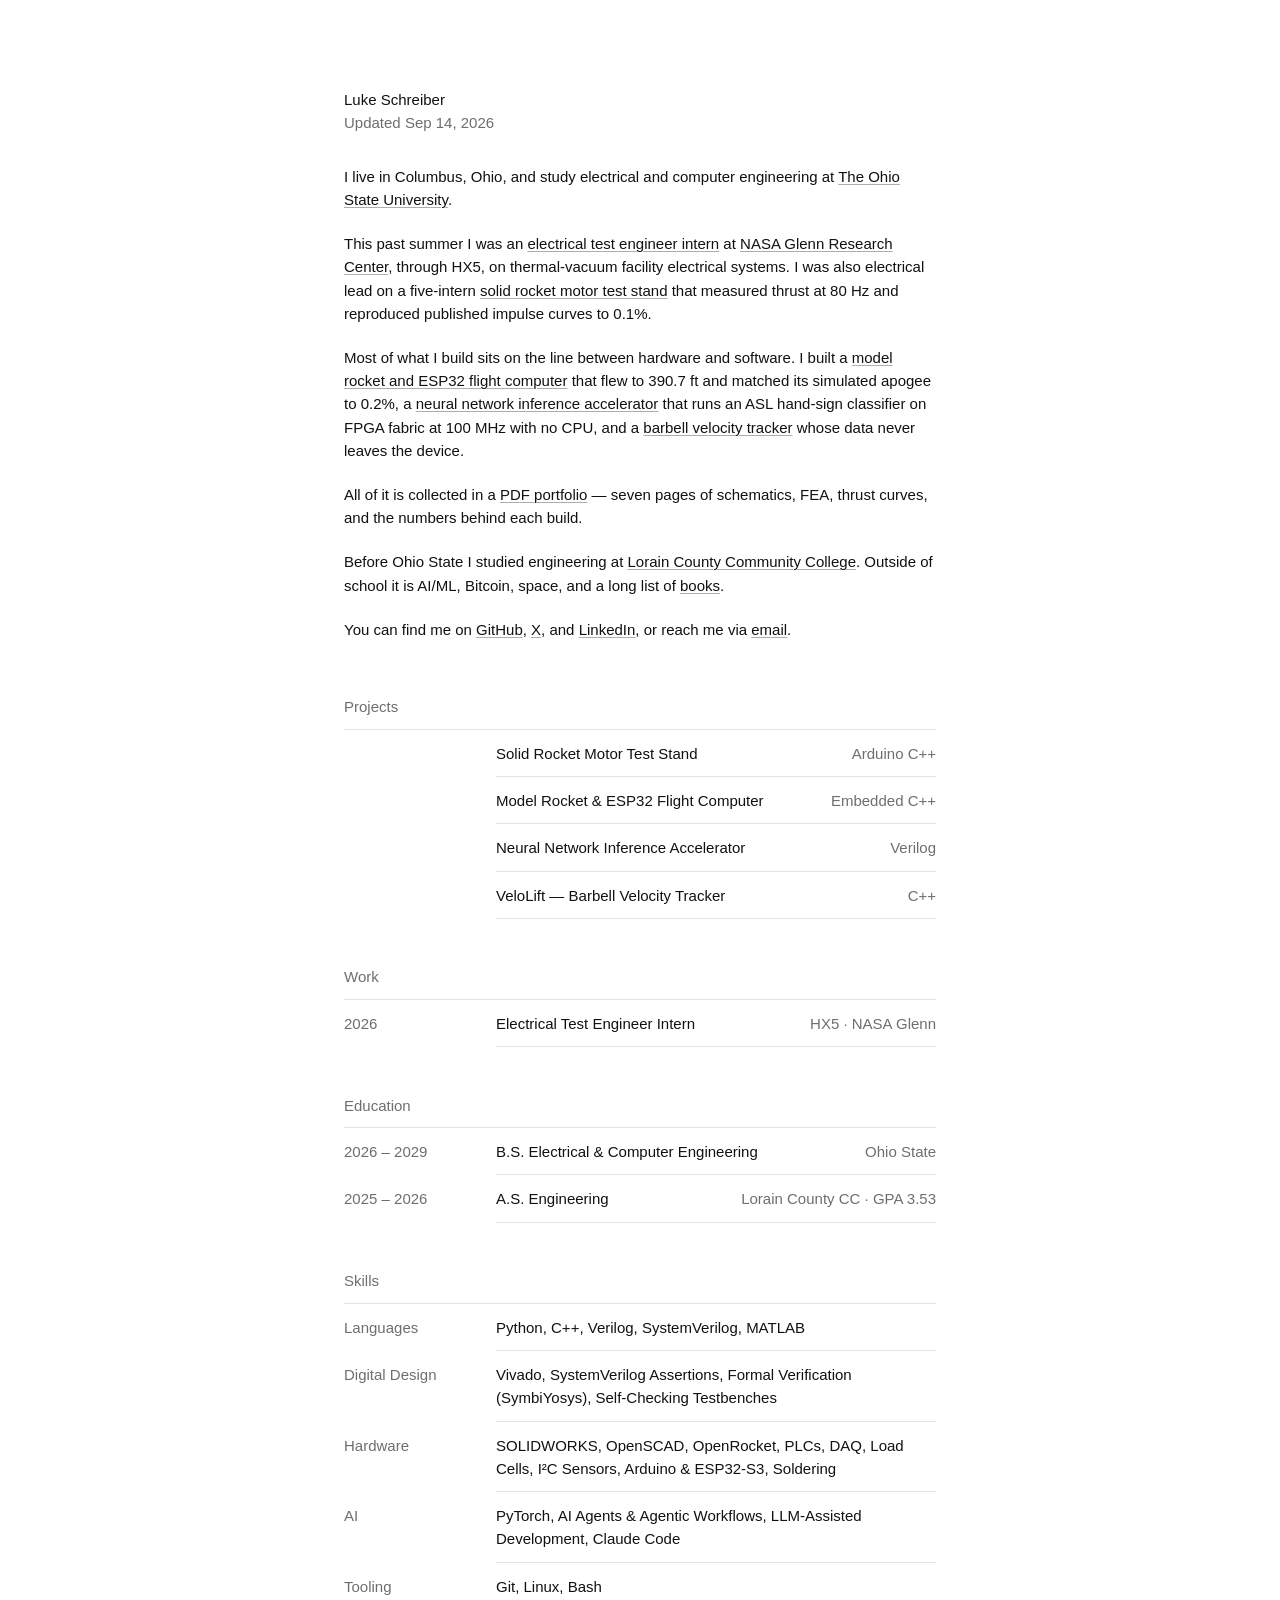
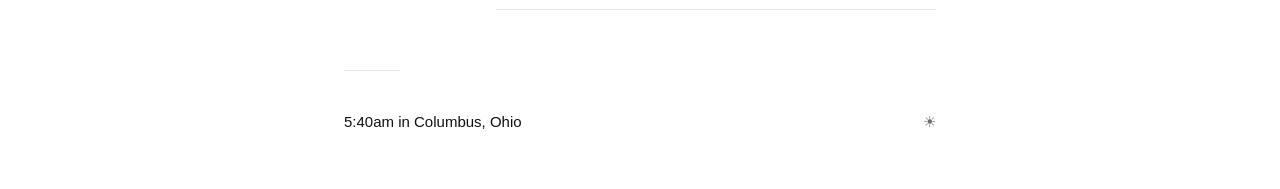
<file: index.html>
<!DOCTYPE html>
<html lang="en" data-theme="light">

<head>
    <meta charset="UTF-8">
    <meta name="viewport" content="width=device-width, initial-scale=1.0">
    <title>Luke Schreiber</title>
    <meta name="description"
        content="Luke Schreiber — electrical and computer engineering student at Ohio State, electrical test engineer intern at NASA Glenn. FPGA accelerators, flight computers, and instrumentation.">
    <link rel="canonical" href="https://lukeschreiber.com/">
    <meta property="og:type" content="website">
    <meta property="og:url" content="https://lukeschreiber.com/">
    <meta property="og:title" content="Luke Schreiber">
    <meta property="og:description"
        content="Electrical and computer engineering student at Ohio State, electrical test engineer intern at NASA Glenn.">
    <meta property="og:image" content="https://lukeschreiber.com/projects/rocket-flight-computer/img/flight-computer.jpg">
    <meta property="og:image:alt" content="The ESP32-S3 flight computer on soldered perfboard.">
    <meta name="twitter:card" content="summary_large_image">
    <meta name="twitter:site" content="@LukeSchreiberX">
    <link rel="icon" type="image/svg+xml" href="favicon.svg">
    <link rel="icon" type="image/x-icon" href="favicon.ico">
    <link rel="stylesheet" href="style.css">
    <script>
        // Applied before first paint so a stored dark theme never flashes white.
        try {
            var t = localStorage.getItem("theme");
            if (t) document.documentElement.setAttribute("data-theme", t);
        } catch (e) { /* blocked site data: fall back to the light default */ }
    </script>
</head>

<body>
    <div class="container">
        <main>
            <h1 class="name">Luke Schreiber</h1>
            <p class="meta">Updated Sep 14, 2026</p>

            <div class="prose">
                <p>I live in Columbus, Ohio, and study electrical and computer engineering at <a
                        href="https://www.osu.edu" target="_blank" rel="noopener noreferrer">The Ohio State
                        University</a>.</p>

                <p>This past summer I was an <a href="projects/nasa-glenn/">electrical test engineer intern</a> at <a
                        href="https://www.nasa.gov/glenn" target="_blank" rel="noopener noreferrer">NASA Glenn Research
                        Center</a>, through HX5, on thermal-vacuum facility electrical systems. I was also electrical
                    lead on a five-intern <a href="projects/rocket-test-stand/">solid rocket motor test stand</a> that
                    measured thrust at 80 Hz and reproduced published impulse curves to 0.1%.</p>

                <p>Most of what I build sits on the line between hardware and software. I built a <a
                        href="projects/rocket-flight-computer/">model rocket and ESP32 flight computer</a> that flew to
                    390.7 ft and matched its simulated apogee to 0.2%, a <a
                        href="projects/neural-network-accelerator/">neural network inference accelerator</a> that runs
                    an ASL hand-sign classifier on FPGA fabric at 100 MHz with no CPU, and a <a
                        href="projects/barbell-velocity-tracker/">barbell velocity tracker</a> whose data never leaves
                    the device.</p>

                <p>All of it is collected in a <a href="Luke_Schreiber_Portfolio.pdf" target="_blank"
                        rel="noopener noreferrer">PDF portfolio</a> — seven pages of schematics, FEA, thrust curves, and
                    the numbers behind each build.</p>

                <p>Before Ohio State I studied engineering at <a href="https://www.lorainccc.edu" target="_blank"
                        rel="noopener noreferrer">Lorain County Community College</a>. Outside of school it is AI/ML,
                    Bitcoin, space, and a long list of <a href="books/">books</a>.</p>

                <p>You can find me on <a href="https://github.com/LukeSchreiber" target="_blank"
                        rel="noopener noreferrer">GitHub</a>, <a href="https://x.com/LukeSchreiberX" target="_blank"
                        rel="noopener noreferrer">X</a>, and <a
                        href="https://www.linkedin.com/in/luke-schreiber-92649a355/" target="_blank"
                        rel="noopener noreferrer">LinkedIn</a>, or reach me via <a
                        href="mailto:LukeSchreiber32@gmail.com">email</a>.</p>
            </div>

            <section class="index">
                <h2 class="index-title">Projects</h2>

                <div class="rows">
                    <a class="row row--flush" href="projects/rocket-test-stand/">
                        <span class="row-key"></span>
                        <span class="row-main">Solid Rocket Motor Test Stand</span>
                        <span class="row-meta">Arduino C++</span>
                    </a>

                    <a class="row row--flush" href="projects/rocket-flight-computer/">
                        <span class="row-key"></span>
                        <span class="row-main">Model Rocket &amp; ESP32 Flight Computer</span>
                        <span class="row-meta">Embedded C++</span>
                    </a>

                    <a class="row row--flush" href="projects/neural-network-accelerator/">
                        <span class="row-key"></span>
                        <span class="row-main">Neural Network Inference Accelerator</span>
                        <span class="row-meta">Verilog</span>
                    </a>

                    <a class="row row--flush" href="projects/barbell-velocity-tracker/">
                        <span class="row-key"></span>
                        <span class="row-main">VeloLift — Barbell Velocity Tracker</span>
                        <span class="row-meta">C++</span>
                    </a>
                </div>
            </section>

            <section class="index">
                <h2 class="index-title">Work</h2>

                <div class="rows">
                    <a class="row" href="projects/nasa-glenn/">
                        <span class="row-key">2026</span>
                        <span class="row-main">Electrical Test Engineer Intern</span>
                        <span class="row-meta">HX5 · NASA Glenn</span>
                    </a>
                </div>
            </section>

            <section class="index">
                <h2 class="index-title">Education</h2>

                <div class="rows">
                    <div class="row">
                        <span class="row-key">2026 – 2029</span>
                        <span class="row-main">B.S. Electrical &amp; Computer Engineering</span>
                        <span class="row-meta">Ohio State</span>
                    </div>

                    <div class="row">
                        <span class="row-key">2025 – 2026</span>
                        <span class="row-main">A.S. Engineering</span>
                        <span class="row-meta">Lorain County CC · GPA 3.53</span>
                    </div>
                </div>
            </section>

            <section class="index">
                <h2 class="index-title">Skills</h2>

                <div class="rows">
                    <div class="row row--pair">
                        <span class="row-key">Languages</span>
                        <span class="row-main">Python, C++, Verilog, SystemVerilog, MATLAB</span>
                    </div>

                    <div class="row row--pair">
                        <span class="row-key">Digital Design</span>
                        <span class="row-main">Vivado, SystemVerilog Assertions, Formal Verification (SymbiYosys),
                            Self-Checking Testbenches</span>
                    </div>

                    <div class="row row--pair">
                        <span class="row-key">Hardware</span>
                        <span class="row-main">SOLIDWORKS, OpenSCAD, OpenRocket, PLCs, DAQ, Load Cells, I²C Sensors,
                            Arduino &amp; ESP32-S3, Soldering</span>
                    </div>

                    <div class="row row--pair">
                        <span class="row-key">AI</span>
                        <span class="row-main">PyTorch, AI Agents &amp; Agentic Workflows, LLM-Assisted Development,
                            Claude Code</span>
                    </div>

                    <div class="row row--pair">
                        <span class="row-key">Tooling</span>
                        <span class="row-main">Git, Linux, Bash</span>
                    </div>
                </div>
            </section>
        </main>

        <footer class="foot">
            <span id="location-time">Columbus, Ohio</span>
            <button class="theme-toggle" id="themeToggle" aria-label="Toggle dark mode">☀</button>
        </footer>
    </div>

    <script src="theme.js"></script>
</body>

</html>
</file>
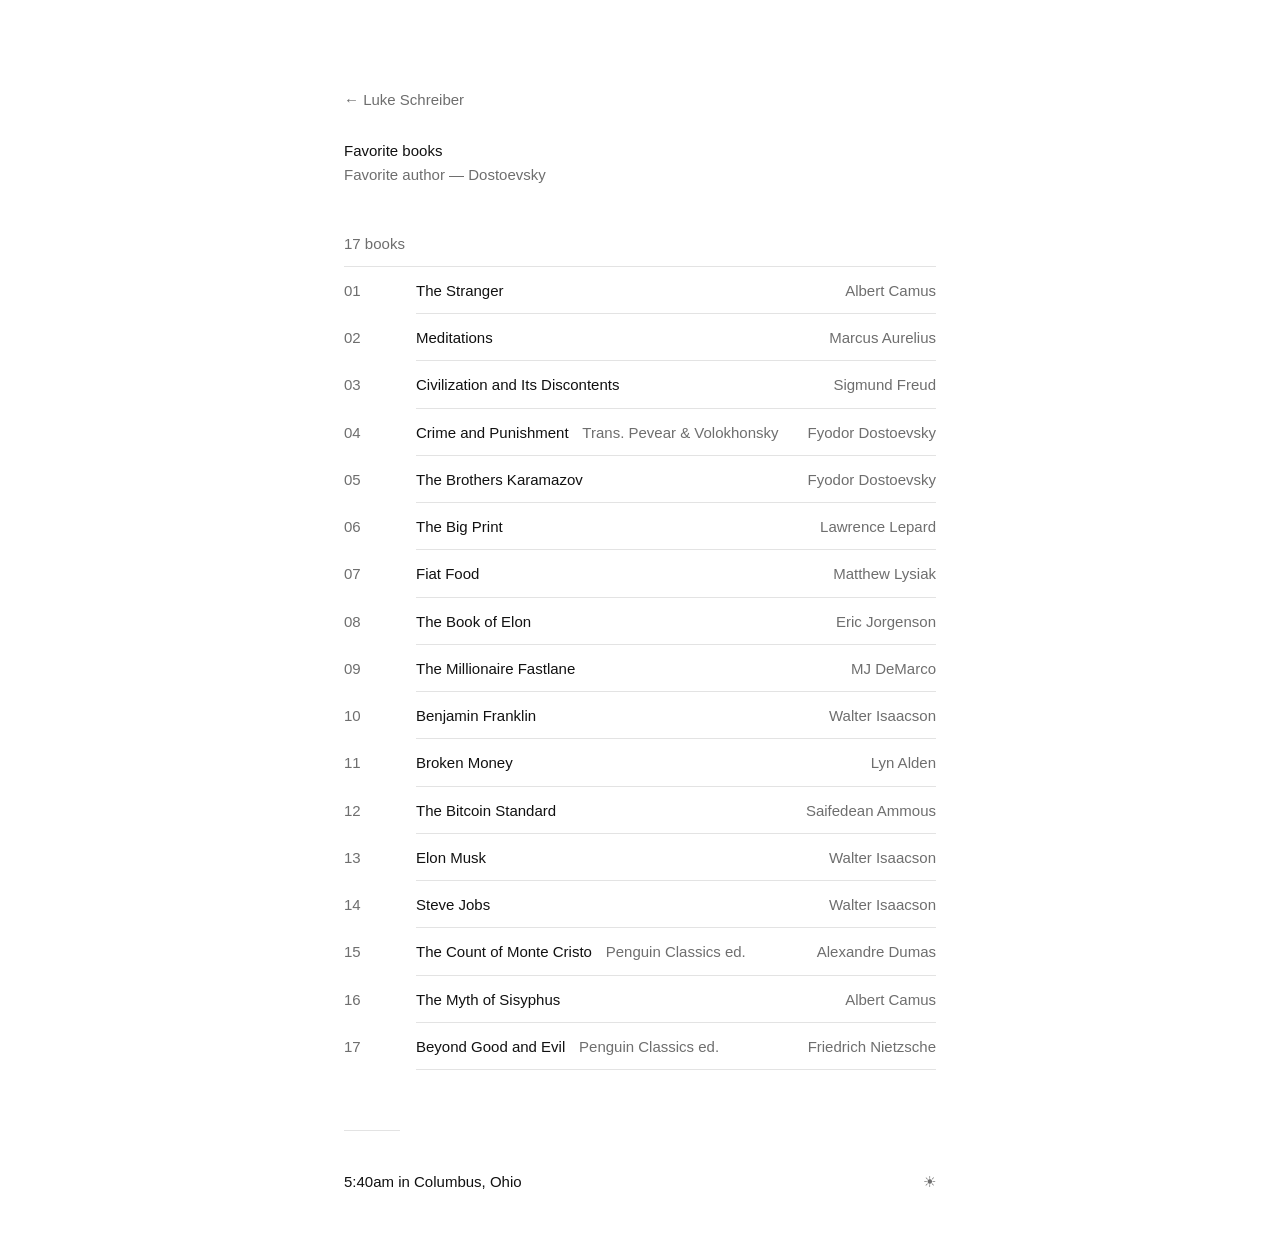
<file: books/index.html>
<!DOCTYPE html>
<html lang="en" data-theme="light">

<head>
    <meta charset="UTF-8">
    <meta name="viewport" content="width=device-width, initial-scale=1.0">
    <title>Books — Luke Schreiber</title>
    <meta name="description" content="Luke Schreiber's favorite books — philosophy, biography, Bitcoin, and fiction. Favorite author: Dostoevsky.">
    <link rel="canonical" href="https://lukeschreiber.com/books/">
    <meta property="og:type" content="website">
    <meta property="og:url" content="https://lukeschreiber.com/books/">
    <meta property="og:title" content="Books — Luke Schreiber">
    <meta property="og:description" content="Favorite books — philosophy, biography, Bitcoin, and fiction. Favorite author: Dostoevsky.">
    <meta name="twitter:card" content="summary">
    <meta name="twitter:site" content="@LukeSchreiberX">
    <link rel="icon" type="image/svg+xml" href="../favicon.svg">
    <link rel="icon" type="image/x-icon" href="../favicon.ico">
    <link rel="stylesheet" href="../style.css">
    <script>
        // Applied before first paint so a stored dark theme never flashes white.
        try {
            var t = localStorage.getItem("theme");
            if (t) document.documentElement.setAttribute("data-theme", t);
        } catch (e) { /* blocked site data: fall back to the light default */ }
    </script>
</head>

<body>
    <div class="container">
        <main>
            <a class="back" href="../">← Luke Schreiber</a>

            <h1 class="name page-title">Favorite books</h1>
            <p class="meta">Favorite author — Dostoevsky</p>

            <section class="index">
                <h2 class="index-title">17 books</h2>

                <ol class="rows book-rows">
                    <li class="row">
                        <span class="row-key"></span>
                        <span class="row-main">The Stranger</span>
                        <span class="row-meta">Albert Camus</span>
                    </li>
                    <li class="row">
                        <span class="row-key"></span>
                        <span class="row-main">Meditations</span>
                        <span class="row-meta">Marcus Aurelius</span>
                    </li>
                    <li class="row">
                        <span class="row-key"></span>
                        <span class="row-main">Civilization and Its Discontents</span>
                        <span class="row-meta">Sigmund Freud</span>
                    </li>
                    <li class="row">
                        <span class="row-key"></span>
                        <span class="row-main">Crime and Punishment <span class="row-note">Trans. Pevear &amp; Volokhonsky</span></span>
                        <span class="row-meta">Fyodor Dostoevsky</span>
                    </li>
                    <li class="row">
                        <span class="row-key"></span>
                        <span class="row-main">The Brothers Karamazov</span>
                        <span class="row-meta">Fyodor Dostoevsky</span>
                    </li>
                    <li class="row">
                        <span class="row-key"></span>
                        <span class="row-main">The Big Print</span>
                        <span class="row-meta">Lawrence Lepard</span>
                    </li>
                    <li class="row">
                        <span class="row-key"></span>
                        <span class="row-main">Fiat Food</span>
                        <span class="row-meta">Matthew Lysiak</span>
                    </li>
                    <li class="row">
                        <span class="row-key"></span>
                        <span class="row-main">The Book of Elon</span>
                        <span class="row-meta">Eric Jorgenson</span>
                    </li>
                    <li class="row">
                        <span class="row-key"></span>
                        <span class="row-main">The Millionaire Fastlane</span>
                        <span class="row-meta">MJ DeMarco</span>
                    </li>
                    <li class="row">
                        <span class="row-key"></span>
                        <span class="row-main">Benjamin Franklin</span>
                        <span class="row-meta">Walter Isaacson</span>
                    </li>
                    <li class="row">
                        <span class="row-key"></span>
                        <span class="row-main">Broken Money</span>
                        <span class="row-meta">Lyn Alden</span>
                    </li>
                    <li class="row">
                        <span class="row-key"></span>
                        <span class="row-main">The Bitcoin Standard</span>
                        <span class="row-meta">Saifedean Ammous</span>
                    </li>
                    <li class="row">
                        <span class="row-key"></span>
                        <span class="row-main">Elon Musk</span>
                        <span class="row-meta">Walter Isaacson</span>
                    </li>
                    <li class="row">
                        <span class="row-key"></span>
                        <span class="row-main">Steve Jobs</span>
                        <span class="row-meta">Walter Isaacson</span>
                    </li>
                    <li class="row">
                        <span class="row-key"></span>
                        <span class="row-main">The Count of Monte Cristo <span class="row-note">Penguin Classics ed.</span></span>
                        <span class="row-meta">Alexandre Dumas</span>
                    </li>
                    <li class="row">
                        <span class="row-key"></span>
                        <span class="row-main">The Myth of Sisyphus</span>
                        <span class="row-meta">Albert Camus</span>
                    </li>
                    <li class="row">
                        <span class="row-key"></span>
                        <span class="row-main">Beyond Good and Evil <span class="row-note">Penguin Classics ed.</span></span>
                        <span class="row-meta">Friedrich Nietzsche</span>
                    </li>
                </ol>
            </section>
        </main>

        <footer class="foot">
            <span id="location-time">Columbus, Ohio</span>
            <button class="theme-toggle" id="themeToggle" aria-label="Toggle dark mode">☀</button>
        </footer>
    </div>

    <script src="../theme.js"></script>
</body>

</html>
</file>
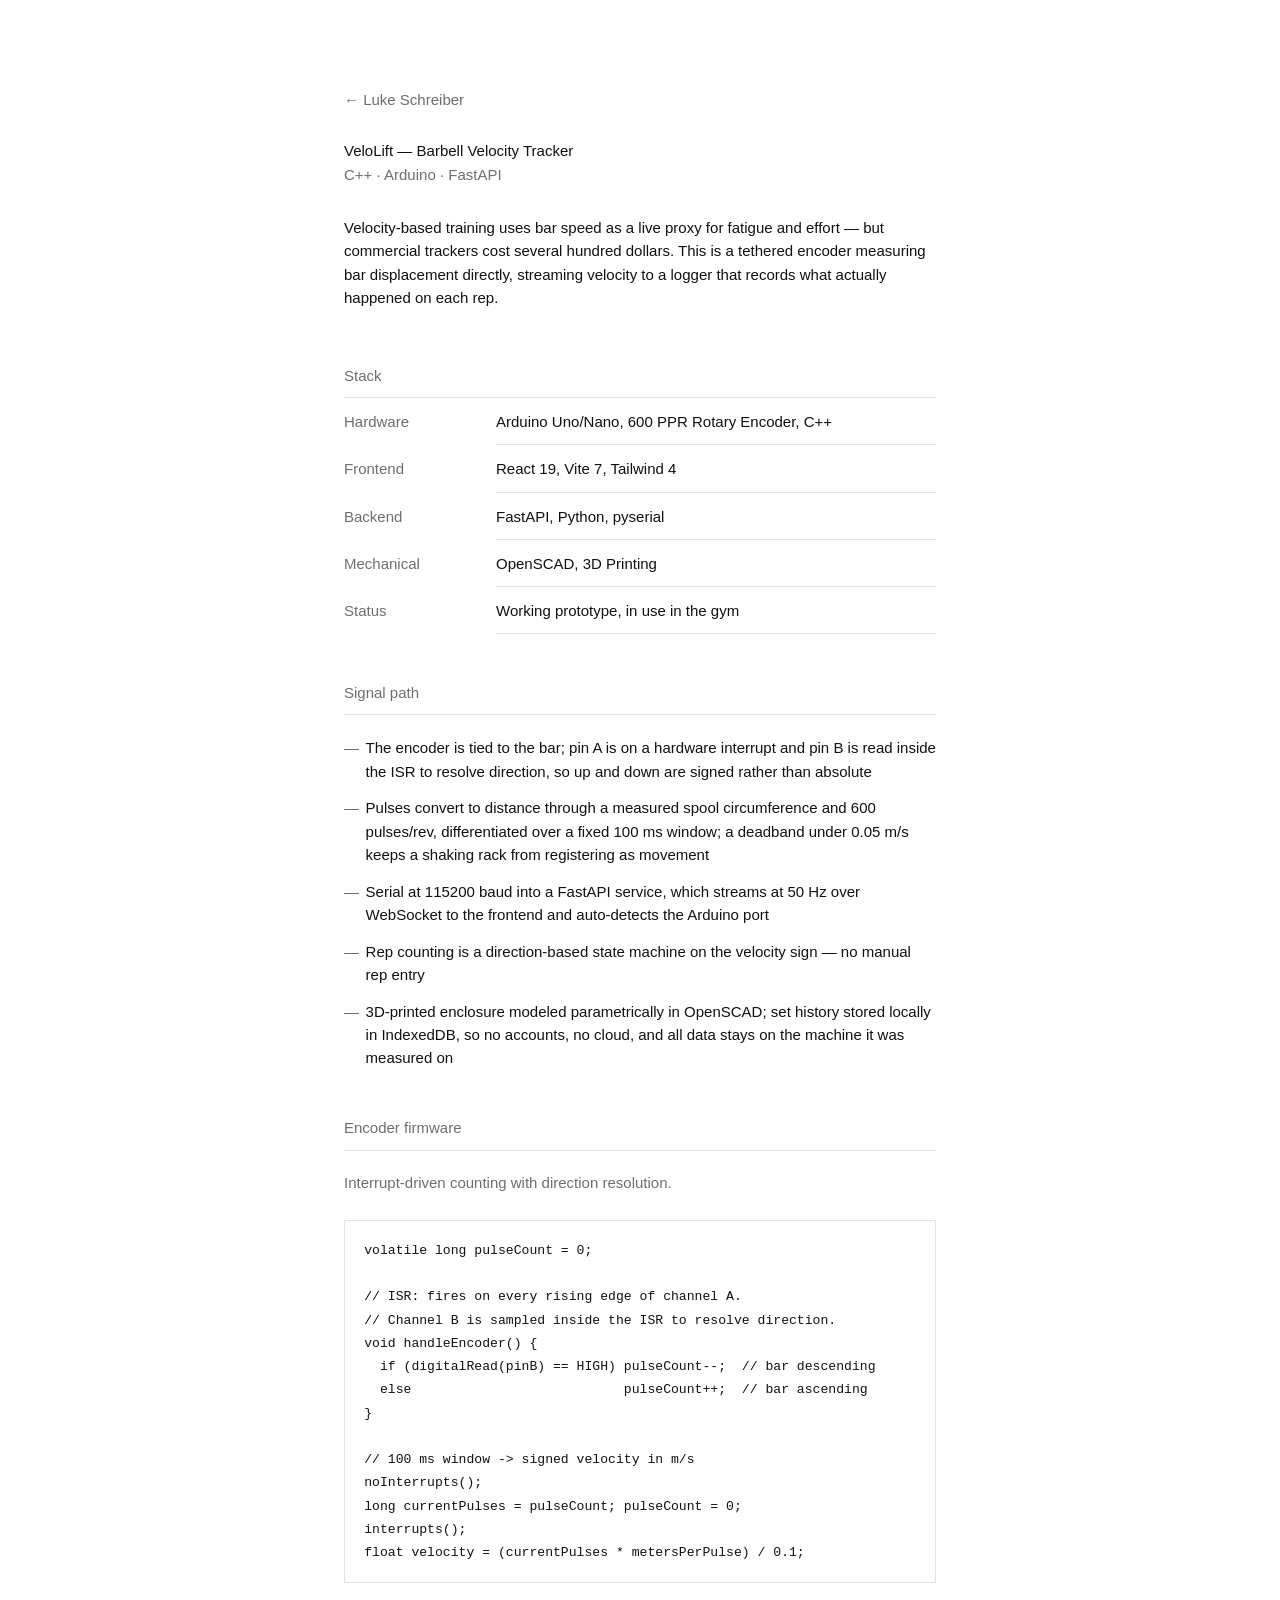
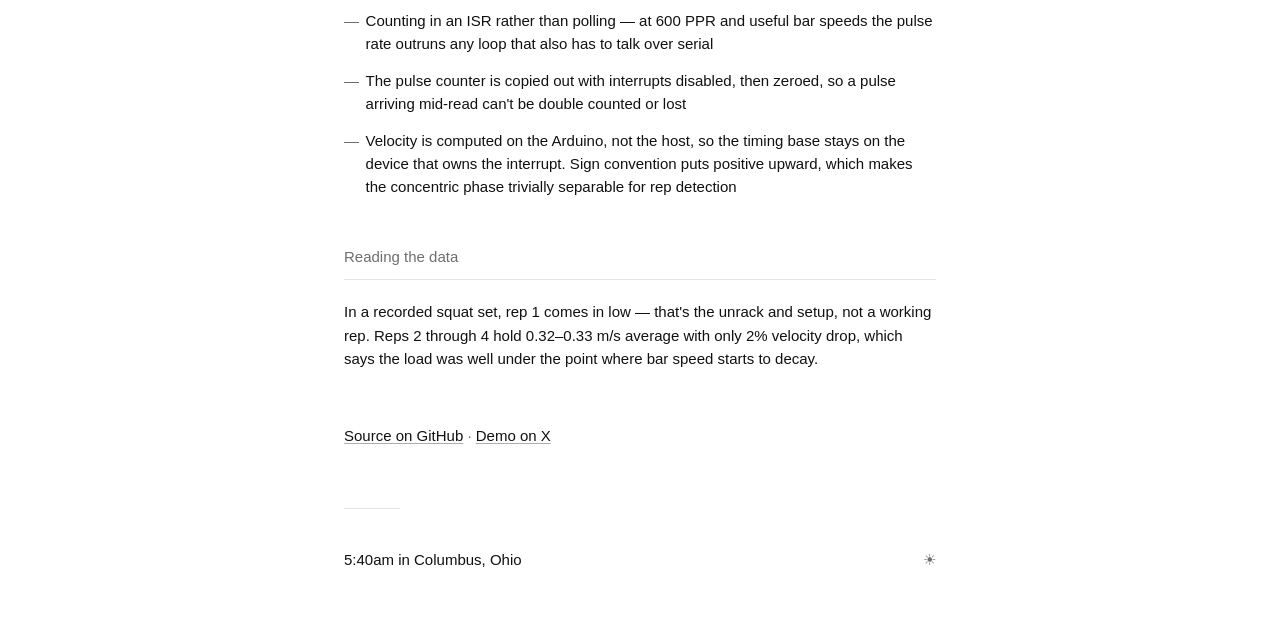
<file: projects/barbell-velocity-tracker/index.html>
<!DOCTYPE html>
<html lang="en" data-theme="light">

<head>
    <meta charset="UTF-8">
    <meta name="viewport" content="width=device-width, initial-scale=1.0">
    <title>VeloLift — Barbell Velocity Tracker — Luke Schreiber</title>
    <meta name="description"
        content="A rotary encoder, interrupt-driven C++ data acquisition, and a local web app that measures barbell velocity without sending anything to the cloud.">
    <link rel="canonical" href="https://lukeschreiber.com/projects/barbell-velocity-tracker/">
    <meta property="og:type" content="article">
    <meta property="og:url" content="https://lukeschreiber.com/projects/barbell-velocity-tracker/">
    <meta property="og:title" content="VeloLift — Barbell Velocity Tracker">
    <meta property="og:description"
        content="Encoder data acquisition and a live velocity readout that never leaves the device.">
    <meta name="twitter:card" content="summary">
    <meta name="twitter:site" content="@LukeSchreiberX">
    <link rel="icon" type="image/svg+xml" href="../../favicon.svg">
    <link rel="icon" type="image/x-icon" href="../../favicon.ico">
    <link rel="stylesheet" href="../../style.css">
    <script>
        // Applied before first paint so a stored dark theme never flashes white.
        try {
            var t = localStorage.getItem("theme");
            if (t) document.documentElement.setAttribute("data-theme", t);
        } catch (e) { /* blocked site data: fall back to the light default */ }
    </script>
</head>

<body>
    <div class="container">
        <main>
            <a class="back" href="../../">← Luke Schreiber</a>

            <h1 class="name page-title">VeloLift — Barbell Velocity Tracker</h1>
            <p class="meta">C++ · Arduino · FastAPI</p>

            <div class="prose">
                <p>Velocity-based training uses bar speed as a live proxy for fatigue and effort — but commercial
                    trackers cost several hundred dollars. This is a tethered encoder measuring bar displacement
                    directly, streaming velocity to a logger that records what actually happened on each rep.</p>
            </div>

            <section class="index">
                <h2 class="index-title">Stack</h2>

                <div class="rows">
                    <div class="row row--pair">
                        <span class="row-key">Hardware</span>
                        <span class="row-main">Arduino Uno/Nano, 600 PPR Rotary Encoder, C++</span>
                    </div>

                    <div class="row row--pair">
                        <span class="row-key">Frontend</span>
                        <span class="row-main">React 19, Vite 7, Tailwind 4</span>
                    </div>

                    <div class="row row--pair">
                        <span class="row-key">Backend</span>
                        <span class="row-main">FastAPI, Python, pyserial</span>
                    </div>

                    <div class="row row--pair">
                        <span class="row-key">Mechanical</span>
                        <span class="row-main">OpenSCAD, 3D Printing</span>
                    </div>

                    <div class="row row--pair">
                        <span class="row-key">Status</span>
                        <span class="row-main">Working prototype, in use in the gym</span>
                    </div>
                </div>
            </section>

            <section class="section">
                <h2 class="section-title">Signal path</h2>

                <ul class="work-list">
                    <li>The encoder is tied to the bar; pin A is on a hardware interrupt and pin B is read inside the
                        ISR to resolve direction, so up and down are signed rather than absolute</li>
                    <li>Pulses convert to distance through a measured spool circumference and 600 pulses/rev,
                        differentiated over a fixed 100 ms window; a deadband under 0.05 m/s keeps a shaking rack from
                        registering as movement</li>
                    <li>Serial at 115200 baud into a FastAPI service, which streams at 50 Hz over WebSocket to the
                        frontend and auto-detects the Arduino port</li>
                    <li>Rep counting is a direction-based state machine on the velocity sign — no manual rep entry</li>
                    <li>3D-printed enclosure modeled parametrically in OpenSCAD; set history stored locally in
                        IndexedDB, so no accounts, no cloud, and all data stays on the machine it was measured on</li>
                </ul>
            </section>

            <section class="section">
                <h2 class="section-title">Encoder firmware</h2>

                <p class="section-note">Interrupt-driven counting with direction resolution.</p>

                <pre><code>volatile long pulseCount = 0;

// ISR: fires on every rising edge of channel A.
// Channel B is sampled inside the ISR to resolve direction.
void handleEncoder() {
  if (digitalRead(pinB) == HIGH) pulseCount--;  // bar descending
  else                           pulseCount++;  // bar ascending
}

// 100 ms window -> signed velocity in m/s
noInterrupts();
long currentPulses = pulseCount; pulseCount = 0;
interrupts();
float velocity = (currentPulses * metersPerPulse) / 0.1;</code></pre>

                <ul class="work-list">
                    <li>Counting in an ISR rather than polling — at 600 PPR and useful bar speeds the pulse rate
                        outruns any loop that also has to talk over serial</li>
                    <li>The pulse counter is copied out with interrupts disabled, then zeroed, so a pulse arriving
                        mid-read can't be double counted or lost</li>
                    <li>Velocity is computed on the Arduino, not the host, so the timing base stays on the device that
                        owns the interrupt. Sign convention puts positive upward, which makes the concentric phase
                        trivially separable for rep detection</li>
                </ul>
            </section>

            <section class="section">
                <h2 class="section-title">Reading the data</h2>

                <p>In a recorded squat set, rep 1 comes in low — that's the unrack and setup, not a working rep. Reps 2
                    through 4 hold 0.32–0.33 m/s average with only 2% velocity drop, which says the load was well under
                    the point where bar speed starts to decay.</p>
            </section>

            <p class="footnote"><a href="https://github.com/LukeSchreiber/VeloLift" target="_blank"
                    rel="noopener noreferrer">Source on GitHub</a> · <a
                    href="https://x.com/SuperLuke/status/2019837782789923086" target="_blank"
                    rel="noopener noreferrer">Demo on X</a></p>
        </main>

        <footer class="foot">
            <span id="location-time">Columbus, Ohio</span>
            <button class="theme-toggle" id="themeToggle" aria-label="Toggle dark mode">☀</button>
        </footer>
    </div>

    <script src="../../theme.js"></script>
</body>

</html>
</file>
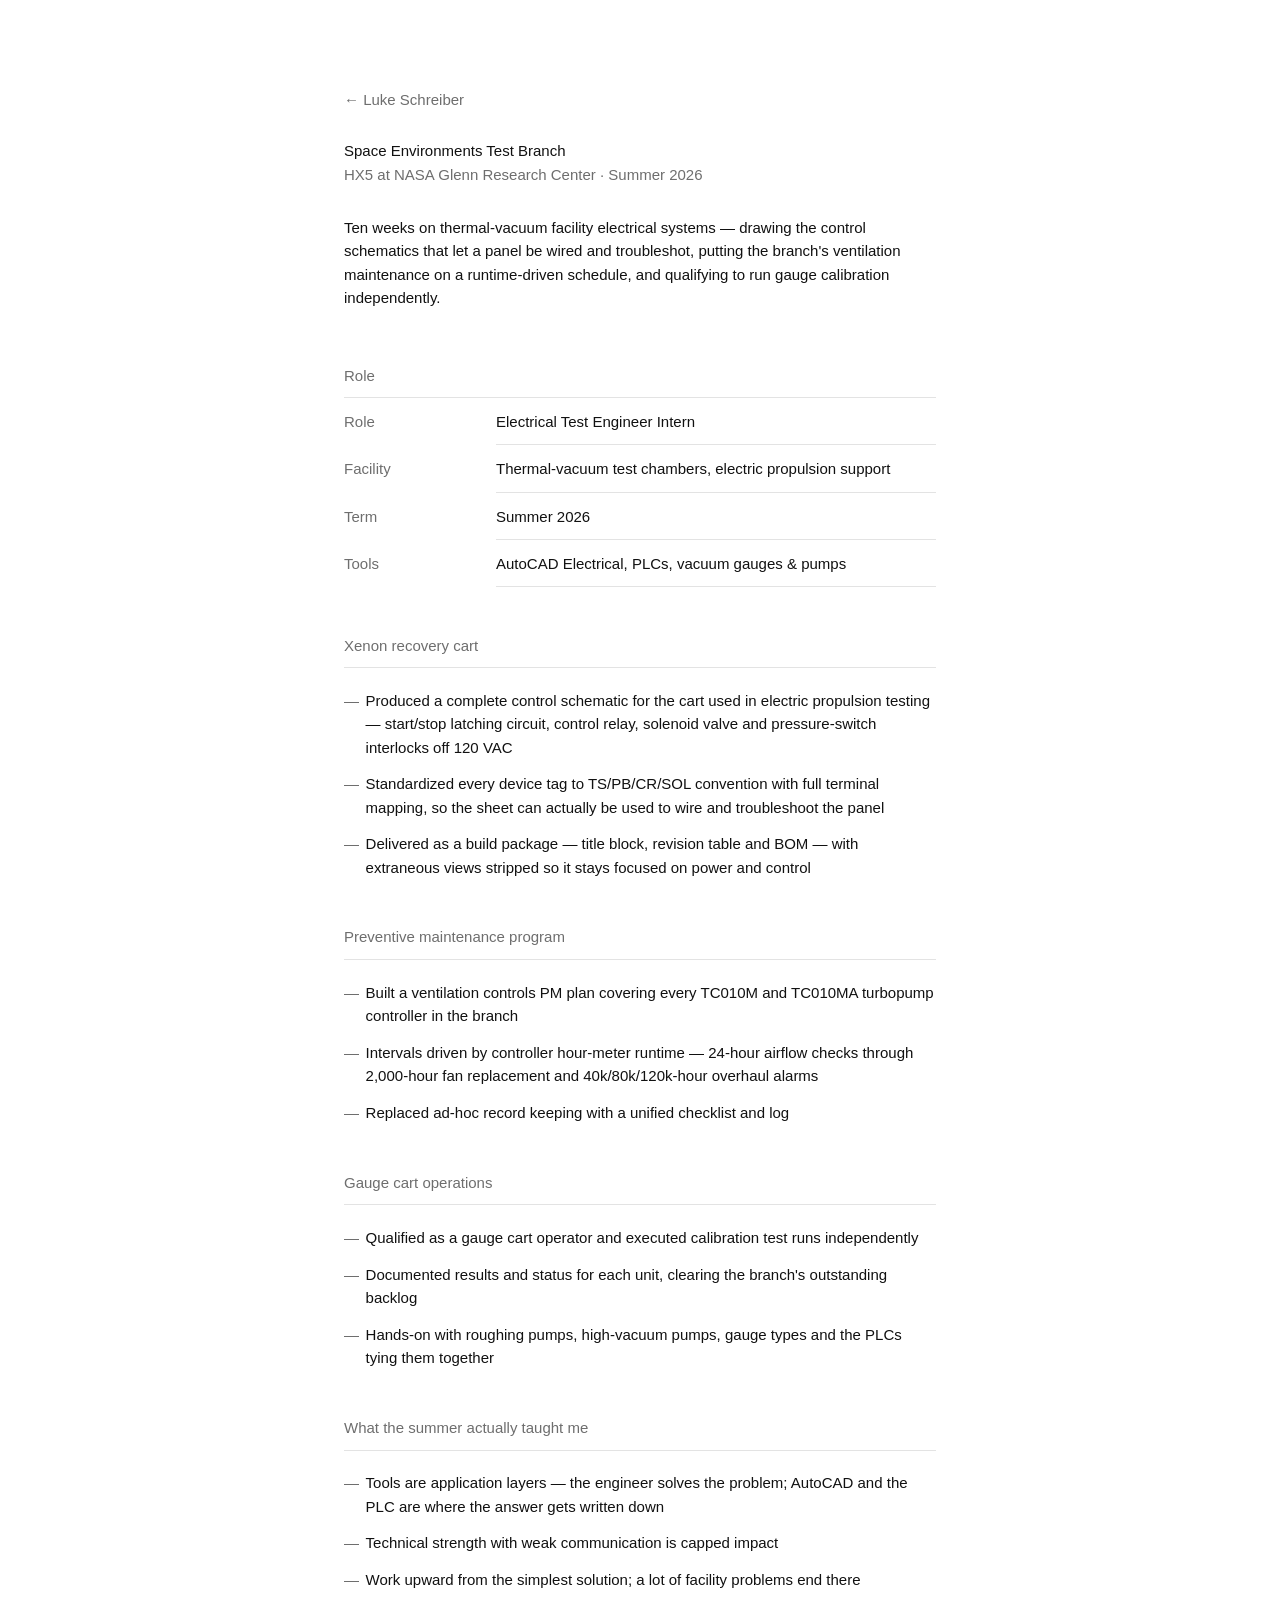
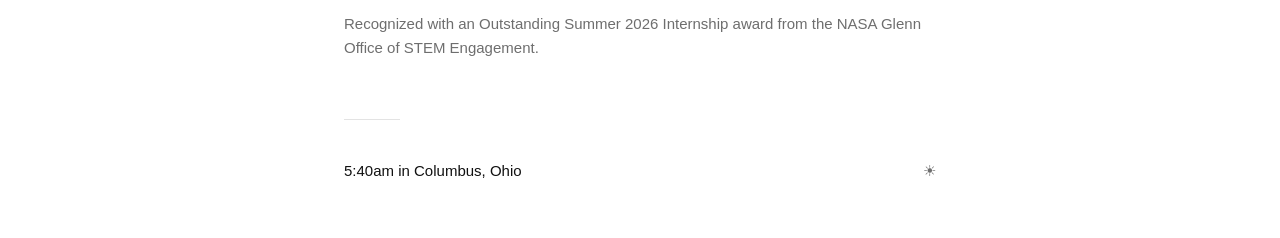
<file: projects/nasa-glenn/index.html>
<!DOCTYPE html>
<html lang="en" data-theme="light">

<head>
    <meta charset="UTF-8">
    <meta name="viewport" content="width=device-width, initial-scale=1.0">
    <title>Space Environments Test Branch — Luke Schreiber</title>
    <meta name="description"
        content="Electrical test engineer intern with HX5 at NASA Glenn Research Center — control schematics for electric propulsion test equipment, an hour-meter driven preventive maintenance program, and gauge cart calibration.">
    <link rel="canonical" href="https://lukeschreiber.com/projects/nasa-glenn/">
    <meta property="og:type" content="article">
    <meta property="og:url" content="https://lukeschreiber.com/projects/nasa-glenn/">
    <meta property="og:title" content="Space Environments Test Branch">
    <meta property="og:description"
        content="Summer 2026 with HX5 at NASA Glenn — thermal-vacuum facility electrical systems, control schematics, and preventive maintenance.">
    <meta name="twitter:card" content="summary">
    <meta name="twitter:site" content="@LukeSchreiberX">
    <link rel="icon" type="image/svg+xml" href="../../favicon.svg">
    <link rel="icon" type="image/x-icon" href="../../favicon.ico">
    <link rel="stylesheet" href="../../style.css">
    <script>
        // Applied before first paint so a stored dark theme never flashes white.
        try {
            var t = localStorage.getItem("theme");
            if (t) document.documentElement.setAttribute("data-theme", t);
        } catch (e) { /* blocked site data: fall back to the light default */ }
    </script>
</head>

<body>
    <div class="container">
        <main>
            <a class="back" href="../../">← Luke Schreiber</a>

            <h1 class="name page-title">Space Environments Test Branch</h1>
            <p class="meta">HX5 at NASA Glenn Research Center · Summer 2026</p>

            <div class="prose">
                <p>Ten weeks on thermal-vacuum facility electrical systems — drawing the control schematics that let a
                    panel be wired and troubleshot, putting the branch's ventilation maintenance on a runtime-driven
                    schedule, and qualifying to run gauge calibration independently.</p>
            </div>

            <section class="index">
                <h2 class="index-title">Role</h2>

                <div class="rows">
                    <div class="row row--pair">
                        <span class="row-key">Role</span>
                        <span class="row-main">Electrical Test Engineer Intern</span>
                    </div>

                    <div class="row row--pair">
                        <span class="row-key">Facility</span>
                        <span class="row-main">Thermal-vacuum test chambers, electric propulsion support</span>
                    </div>

                    <div class="row row--pair">
                        <span class="row-key">Term</span>
                        <span class="row-main">Summer 2026</span>
                    </div>

                    <div class="row row--pair">
                        <span class="row-key">Tools</span>
                        <span class="row-main">AutoCAD Electrical, PLCs, vacuum gauges &amp; pumps</span>
                    </div>
                </div>
            </section>

            <section class="section">
                <h2 class="section-title">Xenon recovery cart</h2>

                <ul class="work-list">
                    <li>Produced a complete control schematic for the cart used in electric propulsion testing —
                        start/stop latching circuit, control relay, solenoid valve and pressure-switch interlocks off
                        120 VAC</li>
                    <li>Standardized every device tag to TS/PB/CR/SOL convention with full terminal mapping, so the
                        sheet can actually be used to wire and troubleshoot the panel</li>
                    <li>Delivered as a build package — title block, revision table and BOM — with extraneous views
                        stripped so it stays focused on power and control</li>
                </ul>
            </section>

            <section class="section">
                <h2 class="section-title">Preventive maintenance program</h2>

                <ul class="work-list">
                    <li>Built a ventilation controls PM plan covering every TC010M and TC010MA turbopump controller in
                        the branch</li>
                    <li>Intervals driven by controller hour-meter runtime — 24-hour airflow checks through 2,000-hour
                        fan replacement and 40k/80k/120k-hour overhaul alarms</li>
                    <li>Replaced ad-hoc record keeping with a unified checklist and log</li>
                </ul>
            </section>

            <section class="section">
                <h2 class="section-title">Gauge cart operations</h2>

                <ul class="work-list">
                    <li>Qualified as a gauge cart operator and executed calibration test runs independently</li>
                    <li>Documented results and status for each unit, clearing the branch's outstanding backlog</li>
                    <li>Hands-on with roughing pumps, high-vacuum pumps, gauge types and the PLCs tying them
                        together</li>
                </ul>
            </section>

            <section class="section">
                <h2 class="section-title">What the summer actually taught me</h2>

                <ul class="work-list">
                    <li>Tools are application layers — the engineer solves the problem; AutoCAD and the PLC are where
                        the answer gets written down</li>
                    <li>Technical strength with weak communication is capped impact</li>
                    <li>Work upward from the simplest solution; a lot of facility problems end there</li>
                </ul>

                <p class="section-note">Recognized with an Outstanding Summer 2026 Internship award from the NASA Glenn
                    Office of STEM Engagement.</p>
            </section>
        </main>

        <footer class="foot">
            <span id="location-time">Columbus, Ohio</span>
            <button class="theme-toggle" id="themeToggle" aria-label="Toggle dark mode">☀</button>
        </footer>
    </div>

    <script src="../../theme.js"></script>
</body>

</html>
</file>
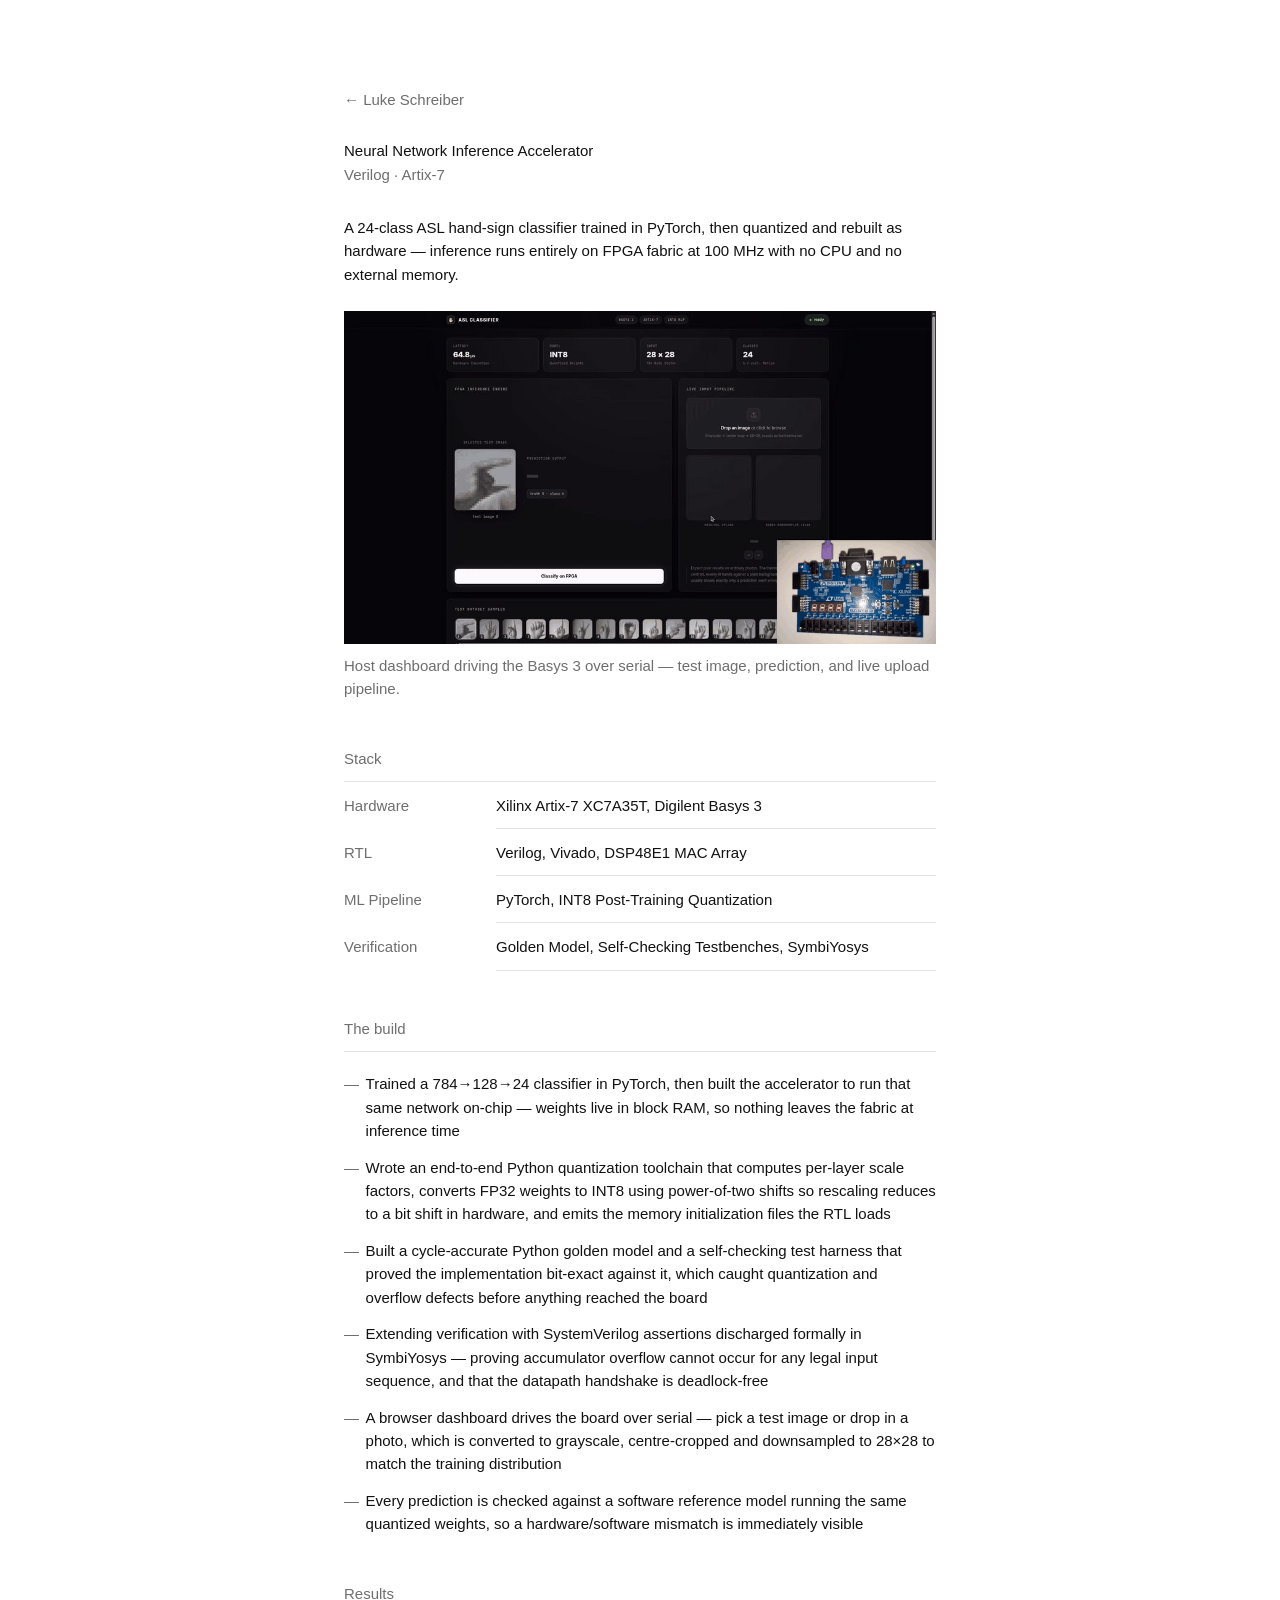
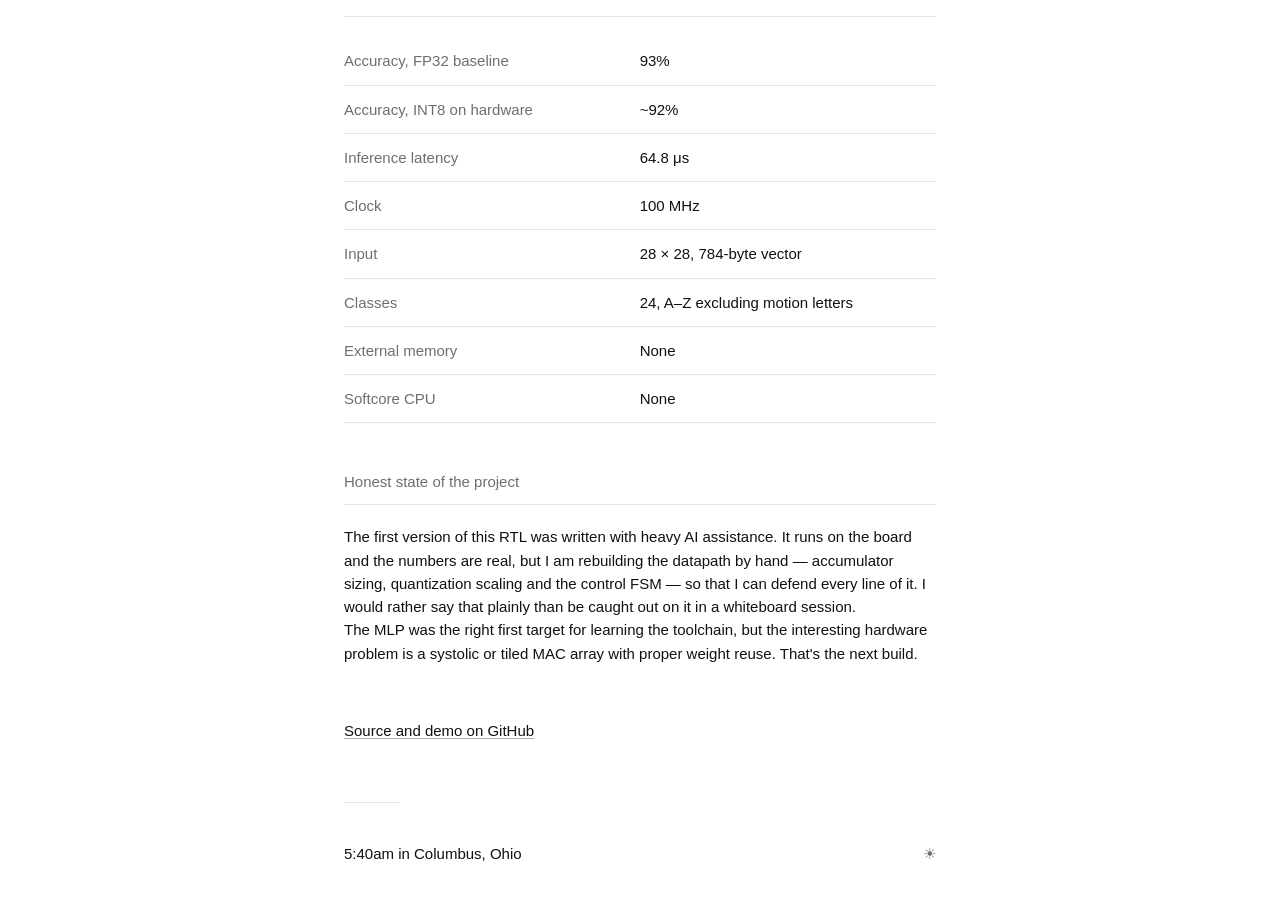
<file: projects/neural-network-accelerator/index.html>
<!DOCTYPE html>
<html lang="en" data-theme="light">

<head>
    <meta charset="UTF-8">
    <meta name="viewport" content="width=device-width, initial-scale=1.0">
    <title>Neural Network Inference Accelerator — Luke Schreiber</title>
    <meta name="description"
        content="A 24-class ASL hand-sign classifier trained in PyTorch and run entirely on FPGA fabric at 100 MHz — INT8 quantization, DSP48E1 MAC array, formal verification in SymbiYosys.">
    <link rel="canonical" href="https://lukeschreiber.com/projects/neural-network-accelerator/">
    <meta property="og:type" content="article">
    <meta property="og:url" content="https://lukeschreiber.com/projects/neural-network-accelerator/">
    <meta property="og:title" content="Neural Network Inference Accelerator">
    <meta property="og:description"
        content="An ASL hand-sign classifier running on FPGA fabric at 100 MHz — no CPU, no external memory.">
    <meta property="og:image" content="https://lukeschreiber.com/projects/neural-network-accelerator/img/host-dashboard.jpg">
    <meta property="og:image:alt" content="Host dashboard for the FPGA ASL classifier showing 64.8 microsecond inference latency.">
    <meta name="twitter:card" content="summary_large_image">
    <meta name="twitter:site" content="@LukeSchreiberX">
    <link rel="icon" type="image/svg+xml" href="../../favicon.svg">
    <link rel="icon" type="image/x-icon" href="../../favicon.ico">
    <link rel="stylesheet" href="../../style.css">
    <script>
        // Applied before first paint so a stored dark theme never flashes white.
        try {
            var t = localStorage.getItem("theme");
            if (t) document.documentElement.setAttribute("data-theme", t);
        } catch (e) { /* blocked site data: fall back to the light default */ }
    </script>
</head>

<body>
    <div class="container">
        <main>
            <a class="back" href="../../">← Luke Schreiber</a>

            <h1 class="name page-title">Neural Network Inference Accelerator</h1>
            <p class="meta">Verilog · Artix-7</p>

            <div class="prose">
                <p>A 24-class ASL hand-sign classifier trained in PyTorch, then quantized and rebuilt as hardware —
                    inference runs entirely on FPGA fabric at 100 MHz with no CPU and no external memory.</p>
            </div>

            <figure>
                <img src="img/host-dashboard.jpg" width="960" height="540" loading="lazy"
                    alt="Browser dashboard for the ASL classifier showing 64.8 microsecond latency, INT8 precision, 28 by 28 input and 24 classes, with the Basys 3 board inset at lower right.">
                <figcaption>Host dashboard driving the Basys 3 over serial — test image, prediction, and live upload
                    pipeline.</figcaption>
            </figure>

            <section class="index">
                <h2 class="index-title">Stack</h2>

                <div class="rows">
                    <div class="row row--pair">
                        <span class="row-key">Hardware</span>
                        <span class="row-main">Xilinx Artix-7 XC7A35T, Digilent Basys 3</span>
                    </div>

                    <div class="row row--pair">
                        <span class="row-key">RTL</span>
                        <span class="row-main">Verilog, Vivado, DSP48E1 MAC Array</span>
                    </div>

                    <div class="row row--pair">
                        <span class="row-key">ML Pipeline</span>
                        <span class="row-main">PyTorch, INT8 Post-Training Quantization</span>
                    </div>

                    <div class="row row--pair">
                        <span class="row-key">Verification</span>
                        <span class="row-main">Golden Model, Self-Checking Testbenches, SymbiYosys</span>
                    </div>
                </div>
            </section>

            <section class="section">
                <h2 class="section-title">The build</h2>

                <ul class="work-list">
                    <li>Trained a 784→128→24 classifier in PyTorch, then built the accelerator to run that same network
                        on-chip — weights live in block RAM, so nothing leaves the fabric at inference time</li>
                    <li>Wrote an end-to-end Python quantization toolchain that computes per-layer scale factors,
                        converts FP32 weights to INT8 using power-of-two shifts so rescaling reduces to a bit shift in
                        hardware, and emits the memory initialization files the RTL loads</li>
                    <li>Built a cycle-accurate Python golden model and a self-checking test harness that proved the
                        implementation bit-exact against it, which caught quantization and overflow defects before
                        anything reached the board</li>
                    <li>Extending verification with SystemVerilog assertions discharged formally in SymbiYosys —
                        proving accumulator overflow cannot occur for any legal input sequence, and that the datapath
                        handshake is deadlock-free</li>
                    <li>A browser dashboard drives the board over serial — pick a test image or drop in a photo, which
                        is converted to grayscale, centre-cropped and downsampled to 28×28 to match the training
                        distribution</li>
                    <li>Every prediction is checked against a software reference model running the same quantized
                        weights, so a hardware/software mismatch is immediately visible</li>
                </ul>
            </section>

            <section class="section">
                <h2 class="section-title">Results</h2>

                <div class="table-wrap">
                    <table class="data-table">
                        <tbody>
                            <tr>
                                <th scope="row">Accuracy, FP32 baseline</th>
                                <td>93%</td>
                            </tr>
                            <tr>
                                <th scope="row">Accuracy, INT8 on hardware</th>
                                <td>~92%</td>
                            </tr>
                            <tr>
                                <th scope="row">Inference latency</th>
                                <td>64.8 μs</td>
                            </tr>
                            <tr>
                                <th scope="row">Clock</th>
                                <td>100 MHz</td>
                            </tr>
                            <tr>
                                <th scope="row">Input</th>
                                <td>28 × 28, 784-byte vector</td>
                            </tr>
                            <tr>
                                <th scope="row">Classes</th>
                                <td>24, A–Z excluding motion letters</td>
                            </tr>
                            <tr>
                                <th scope="row">External memory</th>
                                <td>None</td>
                            </tr>
                            <tr>
                                <th scope="row">Softcore CPU</th>
                                <td>None</td>
                            </tr>
                        </tbody>
                    </table>
                </div>
            </section>

            <section class="section">
                <h2 class="section-title">Honest state of the project</h2>

                <p>The first version of this RTL was written with heavy AI assistance. It runs on the board and the
                    numbers are real, but I am rebuilding the datapath by hand — accumulator sizing, quantization
                    scaling and the control FSM — so that I can defend every line of it. I would rather say that plainly
                    than be caught out on it in a whiteboard session.</p>

                <p>The MLP was the right first target for learning the toolchain, but the interesting hardware problem
                    is a systolic or tiled MAC array with proper weight reuse. That's the next build.</p>
            </section>

            <p class="footnote"><a href="https://github.com/LukeSchreiber/fpga-nn-accel" target="_blank"
                    rel="noopener noreferrer">Source and demo on GitHub</a></p>
        </main>

        <footer class="foot">
            <span id="location-time">Columbus, Ohio</span>
            <button class="theme-toggle" id="themeToggle" aria-label="Toggle dark mode">☀</button>
        </footer>
    </div>

    <script src="../../theme.js"></script>
</body>

</html>
</file>
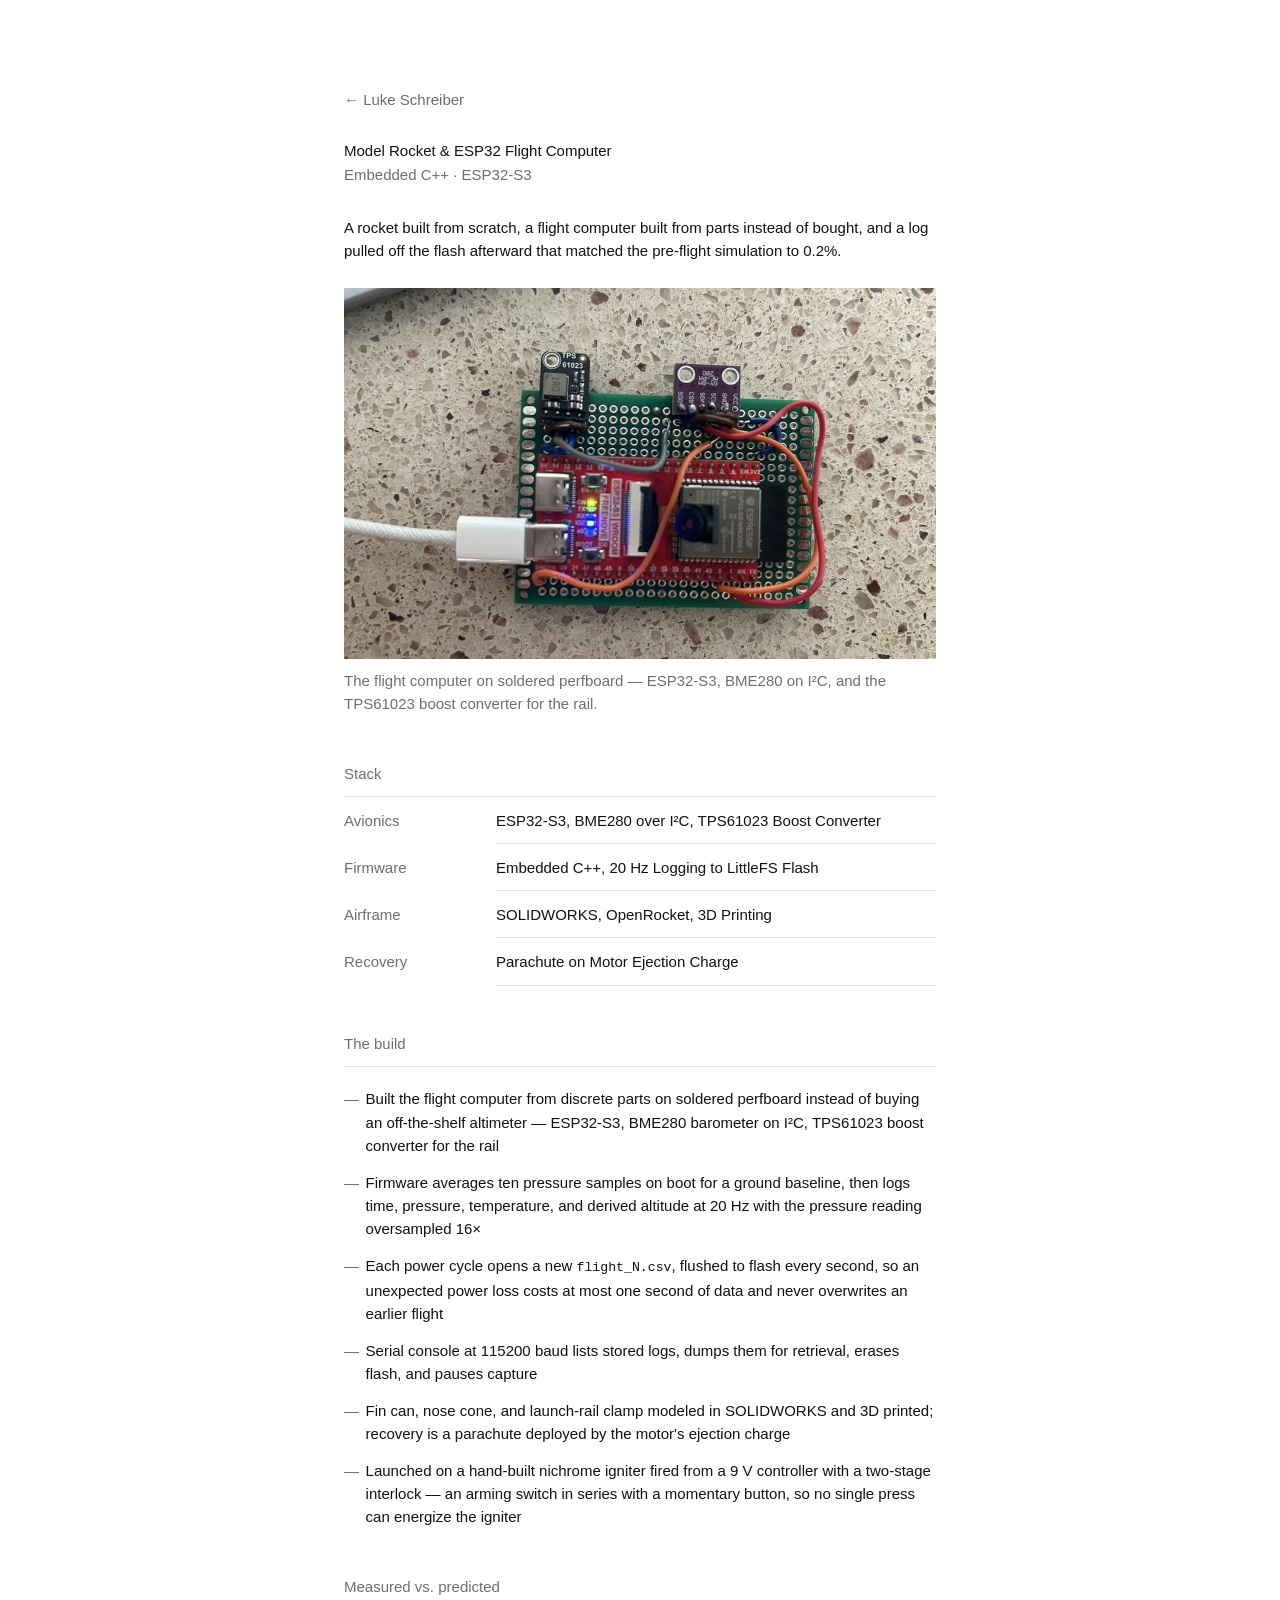
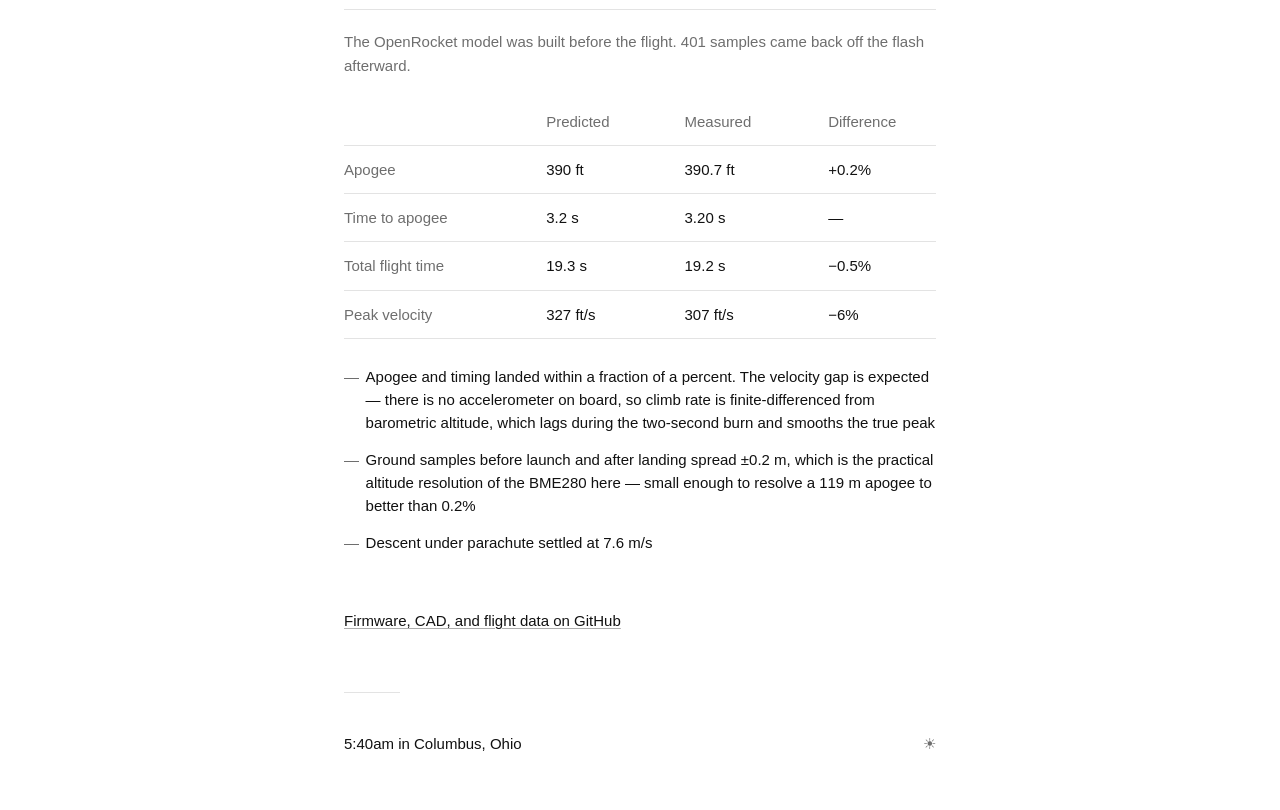
<file: projects/rocket-flight-computer/index.html>
<!DOCTYPE html>
<html lang="en" data-theme="light">

<head>
    <meta charset="UTF-8">
    <meta name="viewport" content="width=device-width, initial-scale=1.0">
    <title>Model Rocket &amp; ESP32 Flight Computer — Luke Schreiber</title>
    <meta name="description"
        content="A scratch-built model rocket and a custom ESP32-S3 flight computer that logged barometric altitude at 20 Hz. Measured apogee 390.7 ft — 0.2% off the OpenRocket prediction.">
    <link rel="canonical" href="https://lukeschreiber.com/projects/rocket-flight-computer/">
    <meta property="og:type" content="article">
    <meta property="og:url" content="https://lukeschreiber.com/projects/rocket-flight-computer/">
    <meta property="og:title" content="Model Rocket &amp; ESP32 Flight Computer">
    <meta property="og:description"
        content="Measured apogee 390.7 ft — 0.2% off the OpenRocket prediction, logged at 20 Hz on a custom ESP32-S3 flight computer.">
    <meta property="og:image" content="https://lukeschreiber.com/projects/rocket-flight-computer/img/flight-computer.jpg">
    <meta property="og:image:alt" content="The ESP32-S3 flight computer on soldered perfboard.">
    <meta name="twitter:card" content="summary_large_image">
    <meta name="twitter:site" content="@LukeSchreiberX">
    <link rel="icon" type="image/svg+xml" href="../../favicon.svg">
    <link rel="icon" type="image/x-icon" href="../../favicon.ico">
    <link rel="stylesheet" href="../../style.css">
    <script>
        // Applied before first paint so a stored dark theme never flashes white.
        try {
            var t = localStorage.getItem("theme");
            if (t) document.documentElement.setAttribute("data-theme", t);
        } catch (e) { /* blocked site data: fall back to the light default */ }
    </script>
</head>

<body>
    <div class="container">
        <main>
            <a class="back" href="../../">← Luke Schreiber</a>

            <h1 class="name page-title">Model Rocket &amp; ESP32 Flight Computer</h1>
            <p class="meta">Embedded C++ · ESP32-S3</p>

            <div class="prose">
                <p>A rocket built from scratch, a flight computer built from parts instead of bought, and a log pulled
                    off the flash afterward that matched the pre-flight simulation to 0.2%.</p>
            </div>

            <figure>
                <img src="img/flight-computer.jpg" width="1000" height="627" loading="lazy"
                    alt="The flight computer on soldered perfboard — an ESP32-S3 dev board, a purple BME280 breakout, and a TPS61023 boost converter, wired point to point.">
                <figcaption>The flight computer on soldered perfboard — ESP32-S3, BME280 on I²C, and the TPS61023 boost
                    converter for the rail.</figcaption>
            </figure>

            <section class="index">
                <h2 class="index-title">Stack</h2>

                <div class="rows">
                    <div class="row row--pair">
                        <span class="row-key">Avionics</span>
                        <span class="row-main">ESP32-S3, BME280 over I²C, TPS61023 Boost Converter</span>
                    </div>

                    <div class="row row--pair">
                        <span class="row-key">Firmware</span>
                        <span class="row-main">Embedded C++, 20 Hz Logging to LittleFS Flash</span>
                    </div>

                    <div class="row row--pair">
                        <span class="row-key">Airframe</span>
                        <span class="row-main">SOLIDWORKS, OpenRocket, 3D Printing</span>
                    </div>

                    <div class="row row--pair">
                        <span class="row-key">Recovery</span>
                        <span class="row-main">Parachute on Motor Ejection Charge</span>
                    </div>
                </div>
            </section>

            <section class="section">
                <h2 class="section-title">The build</h2>

                <ul class="work-list">
                    <li>Built the flight computer from discrete parts on soldered perfboard instead of buying an
                        off-the-shelf altimeter — ESP32-S3, BME280 barometer on I²C, TPS61023 boost converter for the
                        rail</li>
                    <li>Firmware averages ten pressure samples on boot for a ground baseline, then logs time, pressure,
                        temperature, and derived altitude at 20 Hz with the pressure reading oversampled 16×</li>
                    <li>Each power cycle opens a new <code>flight_N.csv</code>, flushed to flash every second, so an
                        unexpected power loss costs at most one second of data and never overwrites an earlier flight
                    </li>
                    <li>Serial console at 115200 baud lists stored logs, dumps them for retrieval, erases flash, and
                        pauses capture</li>
                    <li>Fin can, nose cone, and launch-rail clamp modeled in SOLIDWORKS and 3D printed; recovery is a
                        parachute deployed by the motor's ejection charge</li>
                    <li>Launched on a hand-built nichrome igniter fired from a 9 V controller with a two-stage
                        interlock — an arming switch in series with a momentary button, so no single press can energize
                        the igniter</li>
                </ul>
            </section>

            <section class="section">
                <h2 class="section-title">Measured vs. predicted</h2>

                <p class="section-note">The OpenRocket model was built before the flight. 401 samples came back off the
                    flash afterward.</p>

                <div class="table-wrap">
                    <table class="data-table">
                        <thead>
                            <tr>
                                <th></th>
                                <th scope="col">Predicted</th>
                                <th scope="col">Measured</th>
                                <th scope="col">Difference</th>
                            </tr>
                        </thead>
                        <tbody>
                            <tr>
                                <th scope="row">Apogee</th>
                                <td>390 ft</td>
                                <td>390.7 ft</td>
                                <td>+0.2%</td>
                            </tr>
                            <tr>
                                <th scope="row">Time to apogee</th>
                                <td>3.2 s</td>
                                <td>3.20 s</td>
                                <td>—</td>
                            </tr>
                            <tr>
                                <th scope="row">Total flight time</th>
                                <td>19.3 s</td>
                                <td>19.2 s</td>
                                <td>−0.5%</td>
                            </tr>
                            <tr>
                                <th scope="row">Peak velocity</th>
                                <td>327 ft/s</td>
                                <td>307 ft/s</td>
                                <td>−6%</td>
                            </tr>
                        </tbody>
                    </table>
                </div>

                <ul class="work-list">
                    <li>Apogee and timing landed within a fraction of a percent. The velocity gap is expected — there
                        is no accelerometer on board, so climb rate is finite-differenced from barometric altitude,
                        which lags during the two-second burn and smooths the true peak</li>
                    <li>Ground samples before launch and after landing spread ±0.2 m, which is the practical altitude
                        resolution of the BME280 here — small enough to resolve a 119 m apogee to better than
                        0.2%</li>
                    <li>Descent under parachute settled at 7.6 m/s</li>
                </ul>
            </section>

            <p class="footnote"><a href="https://github.com/LukeSchreiber/High-Power-Rocket-and-Flight-Computer"
                    target="_blank" rel="noopener noreferrer">Firmware, CAD, and flight data on GitHub</a></p>
        </main>

        <footer class="foot">
            <span id="location-time">Columbus, Ohio</span>
            <button class="theme-toggle" id="themeToggle" aria-label="Toggle dark mode">☀</button>
        </footer>
    </div>

    <script src="../../theme.js"></script>
</body>

</html>
</file>
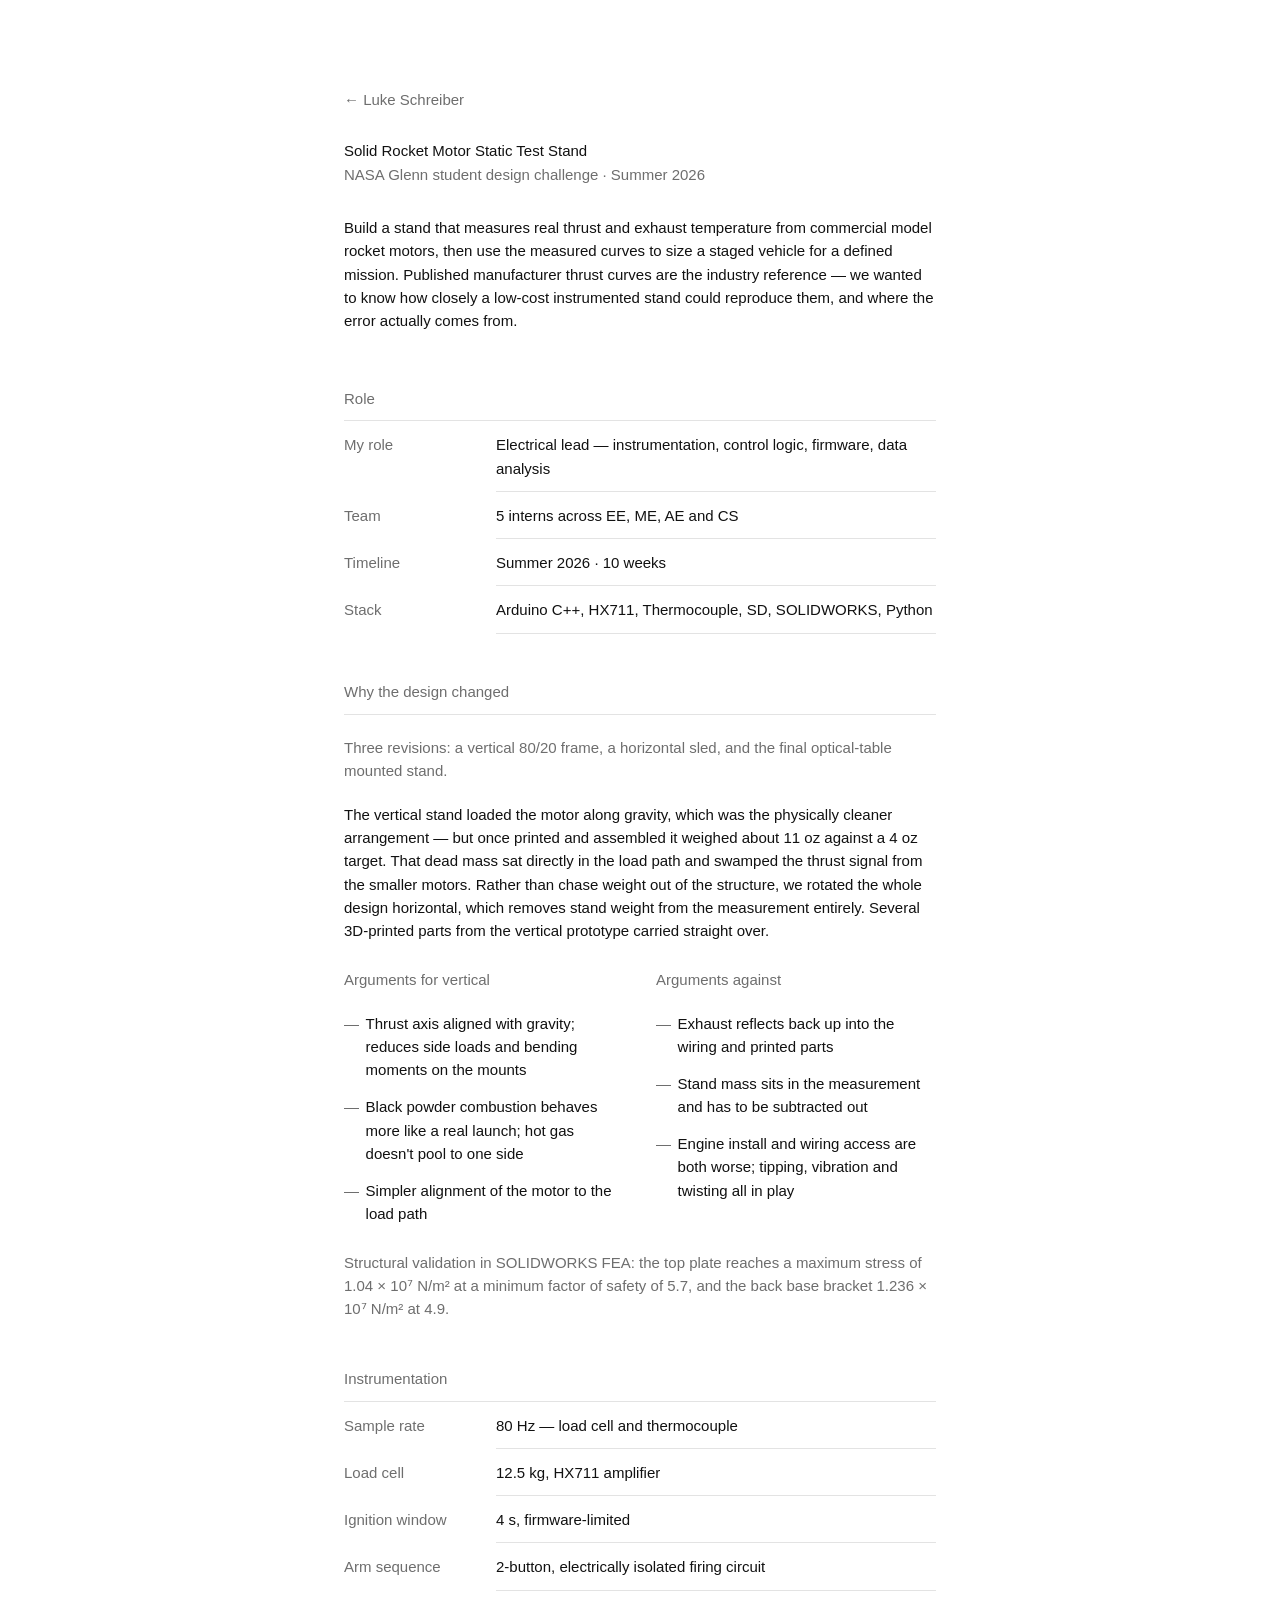
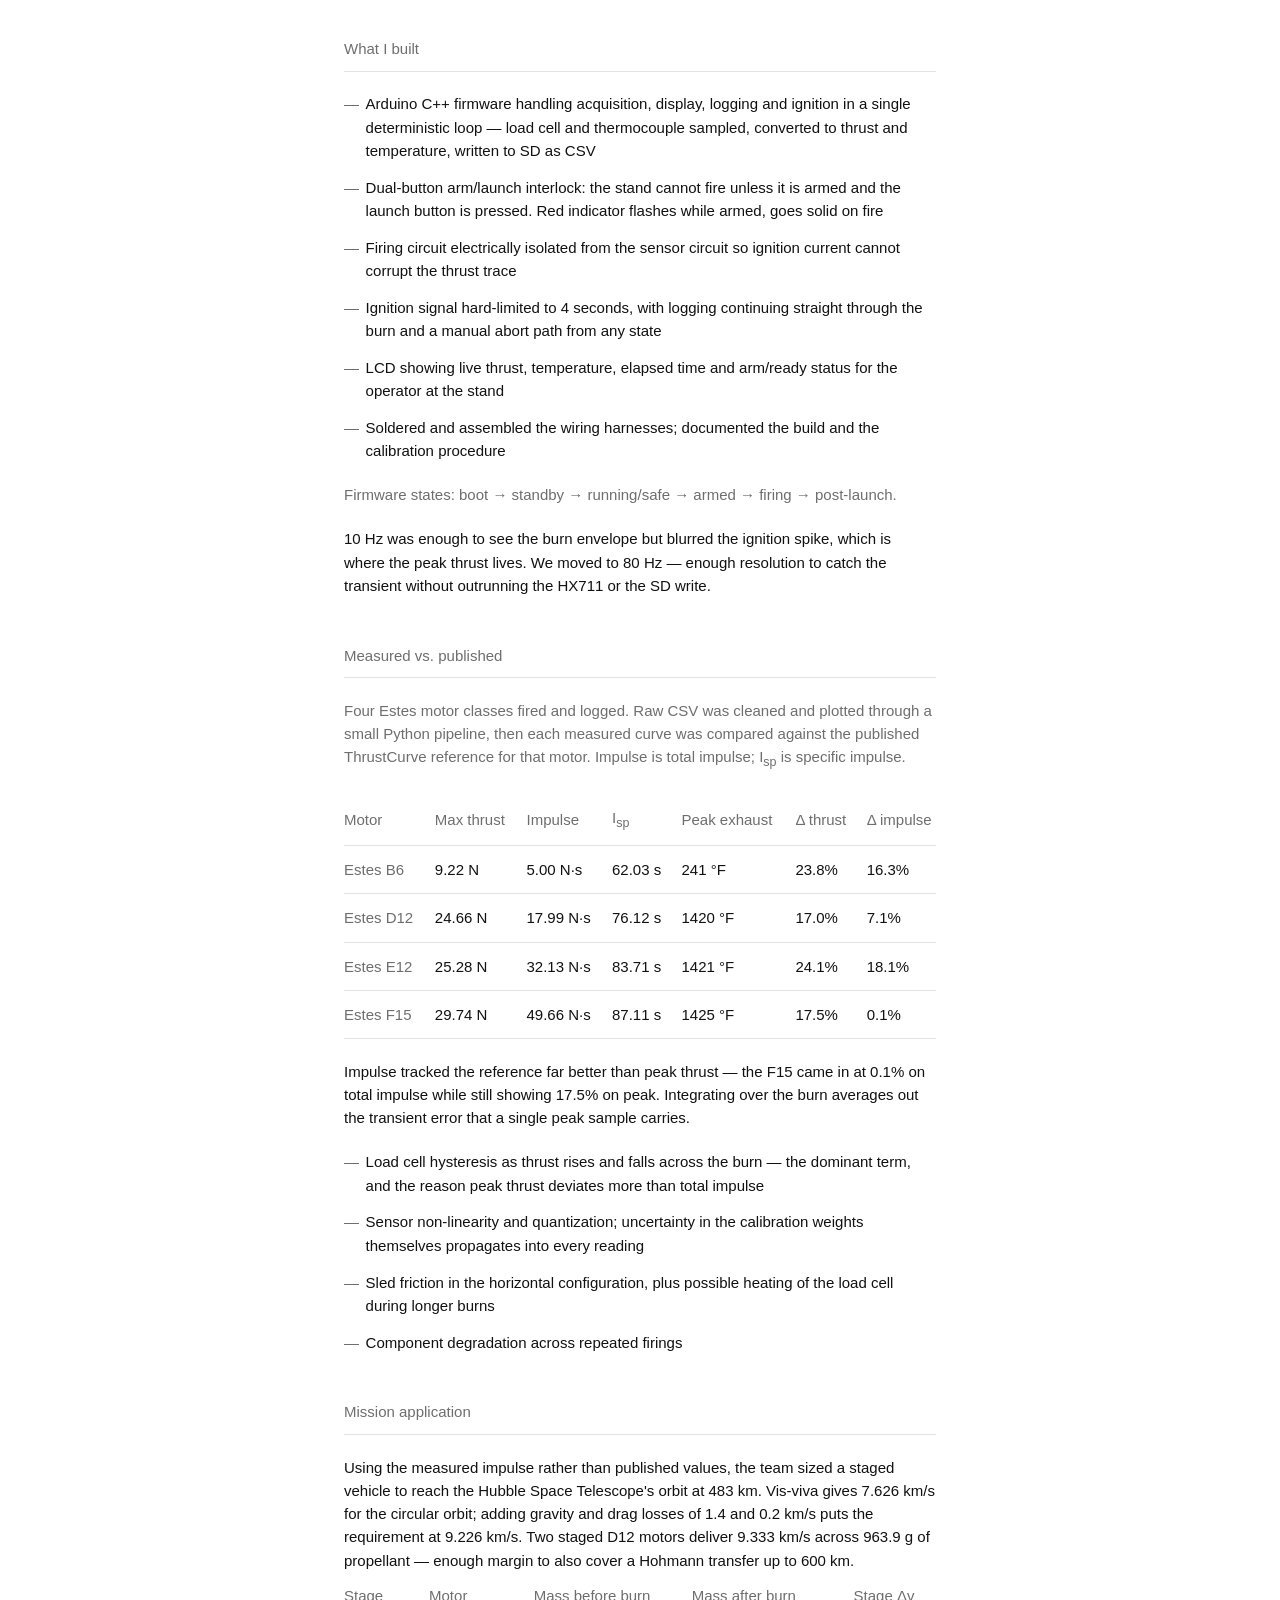
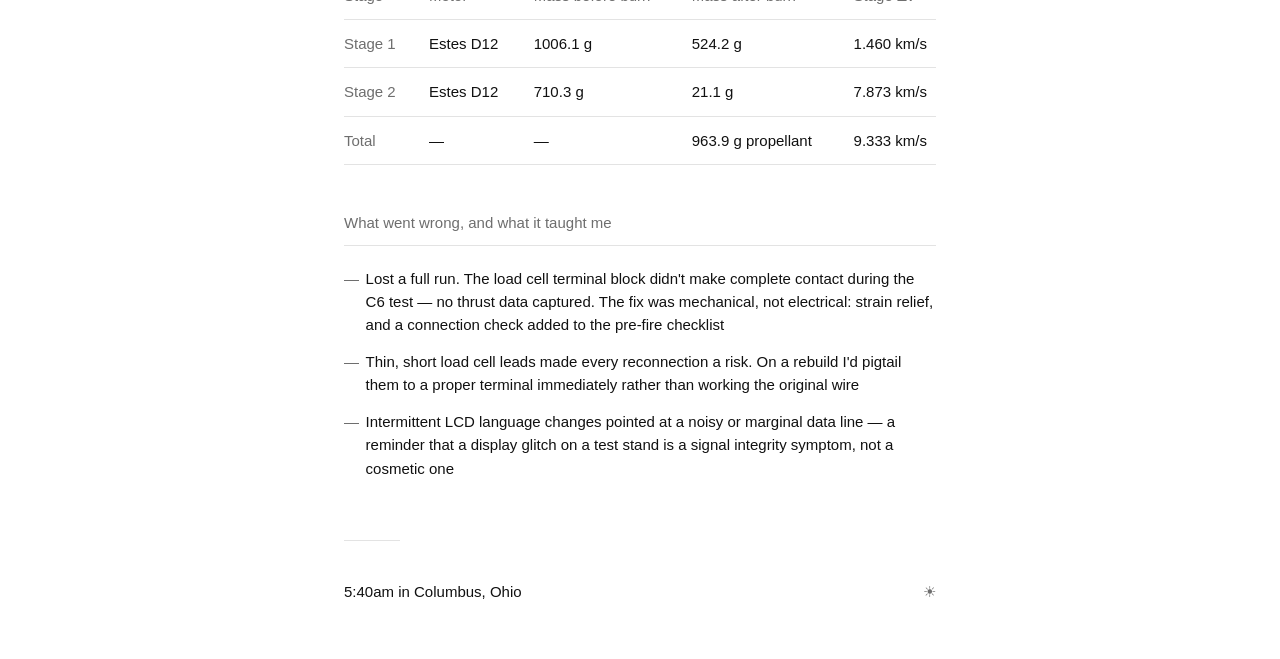
<file: projects/rocket-test-stand/index.html>
<!DOCTYPE html>
<html lang="en" data-theme="light">

<head>
    <meta charset="UTF-8">
    <meta name="viewport" content="width=device-width, initial-scale=1.0">
    <title>Solid Rocket Motor Static Test Stand — Luke Schreiber</title>
    <meta name="description"
        content="Electrical lead on a five-intern NASA Glenn design challenge — an instrumented static test stand measuring thrust and exhaust temperature from commercial rocket motors at 80 Hz, validated against published thrust curves.">
    <link rel="canonical" href="https://lukeschreiber.com/projects/rocket-test-stand/">
    <meta property="og:type" content="article">
    <meta property="og:url" content="https://lukeschreiber.com/projects/rocket-test-stand/">
    <meta property="og:title" content="Solid Rocket Motor Static Test Stand">
    <meta property="og:description"
        content="An instrumented static test stand measuring real thrust and exhaust temperature, reproducing published thrust curves to 0.1% on total impulse.">
    <meta name="twitter:card" content="summary">
    <meta name="twitter:site" content="@LukeSchreiberX">
    <link rel="icon" type="image/svg+xml" href="../../favicon.svg">
    <link rel="icon" type="image/x-icon" href="../../favicon.ico">
    <link rel="stylesheet" href="../../style.css">
    <script>
        // Applied before first paint so a stored dark theme never flashes white.
        try {
            var t = localStorage.getItem("theme");
            if (t) document.documentElement.setAttribute("data-theme", t);
        } catch (e) { /* blocked site data: fall back to the light default */ }
    </script>
</head>

<body>
    <div class="container">
        <main>
            <a class="back" href="../../">← Luke Schreiber</a>

            <h1 class="name page-title">Solid Rocket Motor Static Test Stand</h1>
            <p class="meta">NASA Glenn student design challenge · Summer 2026</p>

            <div class="prose">
                <p>Build a stand that measures real thrust and exhaust temperature from commercial model rocket motors,
                    then use the measured curves to size a staged vehicle for a defined mission. Published manufacturer
                    thrust curves are the industry reference — we wanted to know how closely a low-cost instrumented
                    stand could reproduce them, and where the error actually comes from.</p>
            </div>

            <section class="index">
                <h2 class="index-title">Role</h2>

                <div class="rows">
                    <div class="row row--pair">
                        <span class="row-key">My role</span>
                        <span class="row-main">Electrical lead — instrumentation, control logic, firmware, data
                            analysis</span>
                    </div>

                    <div class="row row--pair">
                        <span class="row-key">Team</span>
                        <span class="row-main">5 interns across EE, ME, AE and CS</span>
                    </div>

                    <div class="row row--pair">
                        <span class="row-key">Timeline</span>
                        <span class="row-main">Summer 2026 · 10 weeks</span>
                    </div>

                    <div class="row row--pair">
                        <span class="row-key">Stack</span>
                        <span class="row-main">Arduino C++, HX711, Thermocouple, SD, SOLIDWORKS, Python</span>
                    </div>
                </div>
            </section>

            <section class="section">
                <h2 class="section-title">Why the design changed</h2>

                <p class="section-note">Three revisions: a vertical 80/20 frame, a horizontal sled, and the final
                    optical-table mounted stand.</p>

                <p>The vertical stand loaded the motor along gravity, which was the physically cleaner arrangement — but
                    once printed and assembled it weighed about 11 oz against a 4 oz target. That dead mass sat directly
                    in the load path and swamped the thrust signal from the smaller motors. Rather than chase weight out
                    of the structure, we rotated the whole design horizontal, which removes stand weight from the
                    measurement entirely. Several 3D-printed parts from the vertical prototype carried straight over.</p>

                <div class="cols">
                    <div>
                        <p class="col-label">Arguments for vertical</p>
                        <ul class="work-list">
                            <li>Thrust axis aligned with gravity; reduces side loads and bending moments on the
                                mounts</li>
                            <li>Black powder combustion behaves more like a real launch; hot gas doesn't pool to one
                                side</li>
                            <li>Simpler alignment of the motor to the load path</li>
                        </ul>
                    </div>
                    <div>
                        <p class="col-label">Arguments against</p>
                        <ul class="work-list">
                            <li>Exhaust reflects back up into the wiring and printed parts</li>
                            <li>Stand mass sits in the measurement and has to be subtracted out</li>
                            <li>Engine install and wiring access are both worse; tipping, vibration and twisting all in
                                play</li>
                        </ul>
                    </div>
                </div>

                <p class="section-note">Structural validation in SOLIDWORKS FEA: the top plate reaches a maximum stress
                    of 1.04 × 10⁷ N/m² at a minimum factor of safety of 5.7, and the back base bracket 1.236 × 10⁷ N/m²
                    at 4.9.</p>
            </section>

            <section class="index">
                <h2 class="index-title">Instrumentation</h2>

                <div class="rows">
                    <div class="row row--pair">
                        <span class="row-key">Sample rate</span>
                        <span class="row-main">80 Hz — load cell and thermocouple</span>
                    </div>

                    <div class="row row--pair">
                        <span class="row-key">Load cell</span>
                        <span class="row-main">12.5 kg, HX711 amplifier</span>
                    </div>

                    <div class="row row--pair">
                        <span class="row-key">Ignition window</span>
                        <span class="row-main">4 s, firmware-limited</span>
                    </div>

                    <div class="row row--pair">
                        <span class="row-key">Arm sequence</span>
                        <span class="row-main">2-button, electrically isolated firing circuit</span>
                    </div>
                </div>
            </section>

            <section class="section">
                <h2 class="section-title">What I built</h2>

                <ul class="work-list">
                    <li>Arduino C++ firmware handling acquisition, display, logging and ignition in a single
                        deterministic loop — load cell and thermocouple sampled, converted to thrust and temperature,
                        written to SD as CSV</li>
                    <li>Dual-button arm/launch interlock: the stand cannot fire unless it is armed and the launch button
                        is pressed. Red indicator flashes while armed, goes solid on fire</li>
                    <li>Firing circuit electrically isolated from the sensor circuit so ignition current cannot corrupt
                        the thrust trace</li>
                    <li>Ignition signal hard-limited to 4 seconds, with logging continuing straight through the burn and
                        a manual abort path from any state</li>
                    <li>LCD showing live thrust, temperature, elapsed time and arm/ready status for the operator at the
                        stand</li>
                    <li>Soldered and assembled the wiring harnesses; documented the build and the calibration
                        procedure</li>
                </ul>

                <p class="section-note">Firmware states: boot → standby → running/safe → armed → firing →
                    post-launch.</p>

                <p>10 Hz was enough to see the burn envelope but blurred the ignition spike, which is where the peak
                    thrust lives. We moved to 80 Hz — enough resolution to catch the transient without outrunning the
                    HX711 or the SD write.</p>
            </section>

            <section class="section">
                <h2 class="section-title">Measured vs. published</h2>

                <p class="section-note">Four Estes motor classes fired and logged. Raw CSV was cleaned and plotted
                    through a small Python pipeline, then each measured curve was compared against the published
                    ThrustCurve reference for that motor. Impulse is total impulse; I<sub>sp</sub> is specific
                    impulse.</p>

                <div class="table-wrap">
                    <table class="data-table data-table--tight">
                        <thead>
                            <tr>
                                <th scope="col">Motor</th>
                                <th scope="col">Max thrust</th>
                                <th scope="col">Impulse</th>
                                <th scope="col">I<sub>sp</sub></th>
                                <th scope="col">Peak exhaust</th>
                                <th scope="col">Δ thrust</th>
                                <th scope="col">Δ impulse</th>
                            </tr>
                        </thead>
                        <tbody>
                            <tr>
                                <th scope="row">Estes B6</th>
                                <td>9.22 N</td>
                                <td>5.00 N·s</td>
                                <td>62.03 s</td>
                                <td>241 °F</td>
                                <td>23.8%</td>
                                <td>16.3%</td>
                            </tr>
                            <tr>
                                <th scope="row">Estes D12</th>
                                <td>24.66 N</td>
                                <td>17.99 N·s</td>
                                <td>76.12 s</td>
                                <td>1420 °F</td>
                                <td>17.0%</td>
                                <td>7.1%</td>
                            </tr>
                            <tr>
                                <th scope="row">Estes E12</th>
                                <td>25.28 N</td>
                                <td>32.13 N·s</td>
                                <td>83.71 s</td>
                                <td>1421 °F</td>
                                <td>24.1%</td>
                                <td>18.1%</td>
                            </tr>
                            <tr>
                                <th scope="row">Estes F15</th>
                                <td>29.74 N</td>
                                <td>49.66 N·s</td>
                                <td>87.11 s</td>
                                <td>1425 °F</td>
                                <td>17.5%</td>
                                <td>0.1%</td>
                            </tr>
                        </tbody>
                    </table>
                </div>

                <p>Impulse tracked the reference far better than peak thrust — the F15 came in at 0.1% on total impulse
                    while still showing 17.5% on peak. Integrating over the burn averages out the transient error that a
                    single peak sample carries.</p>

                <ul class="work-list">
                    <li>Load cell hysteresis as thrust rises and falls across the burn — the dominant term, and the
                        reason peak thrust deviates more than total impulse</li>
                    <li>Sensor non-linearity and quantization; uncertainty in the calibration weights themselves
                        propagates into every reading</li>
                    <li>Sled friction in the horizontal configuration, plus possible heating of the load cell during
                        longer burns</li>
                    <li>Component degradation across repeated firings</li>
                </ul>
            </section>

            <section class="section">
                <h2 class="section-title">Mission application</h2>

                <p>Using the measured impulse rather than published values, the team sized a staged vehicle to reach the
                    Hubble Space Telescope's orbit at 483 km. Vis-viva gives 7.626 km/s for the circular orbit; adding
                    gravity and drag losses of 1.4 and 0.2 km/s puts the requirement at 9.226 km/s. Two staged D12
                    motors deliver 9.333 km/s across 963.9 g of propellant — enough margin to also cover a Hohmann
                    transfer up to 600 km.</p>

                <div class="table-wrap">
                    <table class="data-table">
                        <thead>
                            <tr>
                                <th scope="col">Stage</th>
                                <th scope="col">Motor</th>
                                <th scope="col">Mass before burn</th>
                                <th scope="col">Mass after burn</th>
                                <th scope="col">Stage Δv</th>
                            </tr>
                        </thead>
                        <tbody>
                            <tr>
                                <th scope="row">Stage 1</th>
                                <td>Estes D12</td>
                                <td>1006.1 g</td>
                                <td>524.2 g</td>
                                <td>1.460 km/s</td>
                            </tr>
                            <tr>
                                <th scope="row">Stage 2</th>
                                <td>Estes D12</td>
                                <td>710.3 g</td>
                                <td>21.1 g</td>
                                <td>7.873 km/s</td>
                            </tr>
                            <tr>
                                <th scope="row">Total</th>
                                <td>—</td>
                                <td>—</td>
                                <td>963.9 g propellant</td>
                                <td>9.333 km/s</td>
                            </tr>
                        </tbody>
                    </table>
                </div>
            </section>

            <section class="section">
                <h2 class="section-title">What went wrong, and what it taught me</h2>

                <ul class="work-list">
                    <li>Lost a full run. The load cell terminal block didn't make complete contact during the C6 test —
                        no thrust data captured. The fix was mechanical, not electrical: strain relief, and a connection
                        check added to the pre-fire checklist</li>
                    <li>Thin, short load cell leads made every reconnection a risk. On a rebuild I'd pigtail them to a
                        proper terminal immediately rather than working the original wire</li>
                    <li>Intermittent LCD language changes pointed at a noisy or marginal data line — a reminder that a
                        display glitch on a test stand is a signal integrity symptom, not a cosmetic one</li>
                </ul>
            </section>
        </main>

        <footer class="foot">
            <span id="location-time">Columbus, Ohio</span>
            <button class="theme-toggle" id="themeToggle" aria-label="Toggle dark mode">☀</button>
        </footer>
    </div>

    <script src="../../theme.js"></script>
</body>

</html>
</file>
<file: style.css>
/* Luke Schreiber — one narrow column, hairlines, nothing else. */

*,
*::before,
*::after {
    box-sizing: border-box;
}

* {
    margin: 0;
    padding: 0;
}

:root {
    --bg: #ffffff;
    --text: #111111;
    --muted: #6e6e6e;
    --line: rgba(0, 0, 0, 0.11);
    --rule: rgba(0, 0, 0, 0.32);
}

[data-theme="dark"] {
    --bg: #000000;
    --text: #ededed;
    --muted: #969696;
    --line: rgba(255, 255, 255, 0.15);
    --rule: rgba(255, 255, 255, 0.38);
}

html {
    -webkit-text-size-adjust: 100%;
}

body {
    background-color: var(--bg);
    color: var(--text);
    font-family: -apple-system, BlinkMacSystemFont, "Segoe UI", "Helvetica Neue", Helvetica, Arial, sans-serif;
    font-size: 0.9375rem;
    line-height: 1.55;
    -webkit-font-smoothing: antialiased;
    transition: background-color 0.25s ease, color 0.25s ease;
}

/* Headings carry no size of their own here — the whole page is one type size. */
h1,
h2,
h3,
h4 {
    font-size: inherit;
    font-weight: 400;
}

a {
    color: inherit;
    text-decoration: underline;
    text-decoration-thickness: 1px;
    text-underline-offset: 2px;
    text-decoration-color: var(--rule);
    transition: text-decoration-color 0.15s ease;
}

a:hover {
    text-decoration-color: currentColor;
}

a:focus-visible,
button:focus-visible {
    outline: 2px solid var(--text);
    outline-offset: 3px;
    border-radius: 1px;
}

.container {
    max-width: 40rem;
    margin: 0 auto;
    padding: 5.5rem 1.5rem 3.5rem;
}

/* Masthead — name, then a muted line under it */
.name {
    letter-spacing: 0;
}

.name a {
    text-decoration: none;
}

.name a:hover {
    text-decoration: underline;
    text-decoration-color: var(--rule);
}

.meta {
    color: var(--muted);
}

.back {
    display: inline-block;
    color: var(--muted);
    text-decoration: none;
    margin-bottom: 1.75rem;
}

.back:hover {
    color: var(--text);
}

.page-title {
    margin-top: 0;
}

/* Prose */
.prose {
    margin-top: 1.9rem;
}

.prose p {
    margin-bottom: 1.3rem;
}

.prose p:last-child {
    margin-bottom: 0;
}

/* Indexed lists — the year / title / date rows */
.index {
    margin-top: 2.9rem;
}

.prose + .index,
.prose + .section {
    margin-top: 3.4rem;
}

.index-title,
.section-title {
    color: var(--muted);
    padding-bottom: 0.65rem;
    border-bottom: 1px solid var(--line);
}

.rows {
    list-style: none;
}

.row {
    --indent: calc(8rem + 1.5rem);
    position: relative;
    display: grid;
    grid-template-columns: 8rem minmax(0, 1fr) auto;
    column-gap: 1.5rem;
    color: inherit;
    text-decoration: none;
}

/* One unbroken hairline under the row, starting at the title column */
.row::after {
    content: '';
    position: absolute;
    left: var(--indent);
    right: 0;
    bottom: 0;
    height: 1px;
    background-color: var(--line);
}

.row > * {
    padding: 0.75rem 0;
}

.row-key {
    color: var(--muted);
    white-space: nowrap;
}

.row-meta {
    color: var(--muted);
    text-align: right;
    white-space: nowrap;
}

.row-note {
    color: var(--muted);
    margin-left: 0.6rem;
}

/* Label / value rows — skills, project stacks */
.row--pair {
    grid-template-columns: 8rem minmax(0, 1fr);
}

a.row:hover .row-main {
    text-decoration: underline;
    text-decoration-color: var(--rule);
}

/* Books — numbered rows, narrower key column than a year needs */
.book-rows {
    counter-reset: books;
}

.book-rows .row {
    --indent: calc(3rem + 1.5rem);
    grid-template-columns: 3rem minmax(0, 1fr) auto;
}

.book-rows > li {
    counter-increment: books;
}

.book-rows .row-key::before {
    content: counter(books, decimal-leading-zero);
}

/* Long-form sections on project pages */
.section {
    margin-top: 2.9rem;
}

.section-title {
    margin-bottom: 1.3rem;
}

.section-note {
    color: var(--muted);
    margin-bottom: 1.3rem;
}

/* A note that follows content, rather than introducing it, needs its own air */
.work-list + .section-note,
.table-wrap + .section-note,
pre + .section-note {
    margin-top: 1.3rem;
}

.work-list {
    list-style: none;
}

.work-list li {
    position: relative;
    padding-left: 1.35rem;
    margin-bottom: 0.85rem;
}

.work-list li:last-child {
    margin-bottom: 0;
}

.work-list li::before {
    content: '—';
    position: absolute;
    left: 0;
    color: var(--muted);
}

.section .work-list + .table-wrap,
.section .table-wrap + .work-list {
    margin-top: 1.6rem;
}

.table-wrap {
    overflow-x: auto;
    margin-bottom: 1.3rem;
}

/* A list that follows prose, rather than a heading, needs its own air */
p + .work-list {
    margin-top: 1.3rem;
}

.data-table {
    width: 100%;
    border-collapse: collapse;
}

.data-table th,
.data-table td {
    text-align: left;
    white-space: nowrap;
    padding: 0.75rem 1.5rem 0.75rem 0;
    border-bottom: 1px solid var(--line);
}

.data-table th {
    font-weight: 400;
    color: var(--muted);
}

/* Row headers carry the same weight as the label cells they replace */
.data-table th[scope="row"] {
    white-space: normal;
}

.data-table td:first-child {
    white-space: normal;
    color: var(--muted);
}

.data-table th:last-child,
.data-table td:last-child {
    padding-right: 0;
}

/* Many-column tables need to give back some gutter to stay inside the column */
.data-table--tight th,
.data-table--tight td {
    padding-right: 1rem;
}

code {
    font-family: ui-monospace, "Cascadia Code", Consolas, monospace;
    font-size: 0.88em;
}

pre {
    margin: 1.6rem 0;
    padding: 1.1rem 1.2rem;
    overflow-x: auto;
    border: 1px solid var(--line);
}

pre code {
    font-size: 0.82rem;
    line-height: 1.6;
}

/* Figures — flat, full column width, muted caption underneath */
figure {
    margin: 1.6rem 0;
}

figure img {
    display: block;
    width: 100%;
    height: auto;
}

/* Sources with a white ground need an edge so they don't glare in dark mode */
.framed img {
    border: 1px solid var(--line);
}

figcaption {
    margin-top: 0.6rem;
    color: var(--muted);
}

/* Generic column grid — paired figures, or two lists side by side */
.cols {
    display: grid;
    grid-template-columns: repeat(2, minmax(0, 1fr));
    gap: 1.5rem 2rem;
    margin: 1.6rem 0;
}

.cols figure {
    margin: 0;
}

.col-label {
    color: var(--muted);
    margin-bottom: 0.8rem;
}

.footnote {
    margin-top: 3.4rem;
    color: var(--muted);
}

.footnote a {
    color: var(--text);
}

/* Footer — local time on the left, theme on the right */
.foot {
    position: relative;
    margin-top: 3.75rem;
    padding-top: 2.5rem;
    display: flex;
    justify-content: space-between;
    align-items: baseline;
    gap: 1rem;
}

.foot::before {
    content: '';
    position: absolute;
    top: 0;
    left: 0;
    width: 3.5rem;
    height: 1px;
    background-color: var(--line);
}

.theme-toggle {
    background: none;
    border: 0;
    font: inherit;
    line-height: inherit;
    color: var(--muted);
    cursor: pointer;
    transition: color 0.15s ease;
    /* Padding lifts the hit area past the 24px minimum; the negative margin
       keeps the glyph optically aligned with the column edge. */
    padding: 0.4rem;
    margin: -0.4rem -0.4rem -0.4rem 0;
}

.theme-toggle:hover {
    color: var(--text);
}

@media (max-width: 560px) {
    .container {
        padding: 3.5rem 1.5rem 3rem;
    }

    .row {
        --indent: calc(5.5rem + 1rem);
        grid-template-columns: 5.5rem minmax(0, 1fr);
        column-gap: 1rem;
    }

    /* Title and its meta stack in the right-hand column */
    .row-main {
        padding-bottom: 0;
    }

    .row-meta {
        grid-column: 2;
        padding-top: 0;
        text-align: left;
        white-space: normal;
    }

    /* Rows with nothing in the key column give the space back */
    .row--flush {
        --indent: 0;
        grid-template-columns: minmax(0, 1fr);
    }

    .row--flush .row-key {
        display: none;
    }

    .row--flush .row-meta {
        grid-column: 1;
    }

    .book-rows .row {
        --indent: calc(2.25rem + 1rem);
        grid-template-columns: 2.25rem minmax(0, 1fr);
    }

    .row--pair {
        --indent: 0;
        display: block;
    }

    /* Spans are inline by default — make the label sit above its value */
    .row--pair .row-key,
    .row--pair .row-main {
        display: block;
    }

    .row--pair .row-key {
        padding-bottom: 0;
    }

    .row--pair .row-main {
        padding-top: 0;
    }

    .data-table th,
    .data-table td {
        padding-right: 1rem;
    }

    .cols {
        grid-template-columns: minmax(0, 1fr);
    }
}

@media (prefers-reduced-motion: reduce) {

    *,
    *::before,
    *::after {
        transition-duration: 0.01ms !important;
        animation-duration: 0.01ms !important;
        animation-iteration-count: 1 !important;
        scroll-behavior: auto !important;
    }
}
</file>
